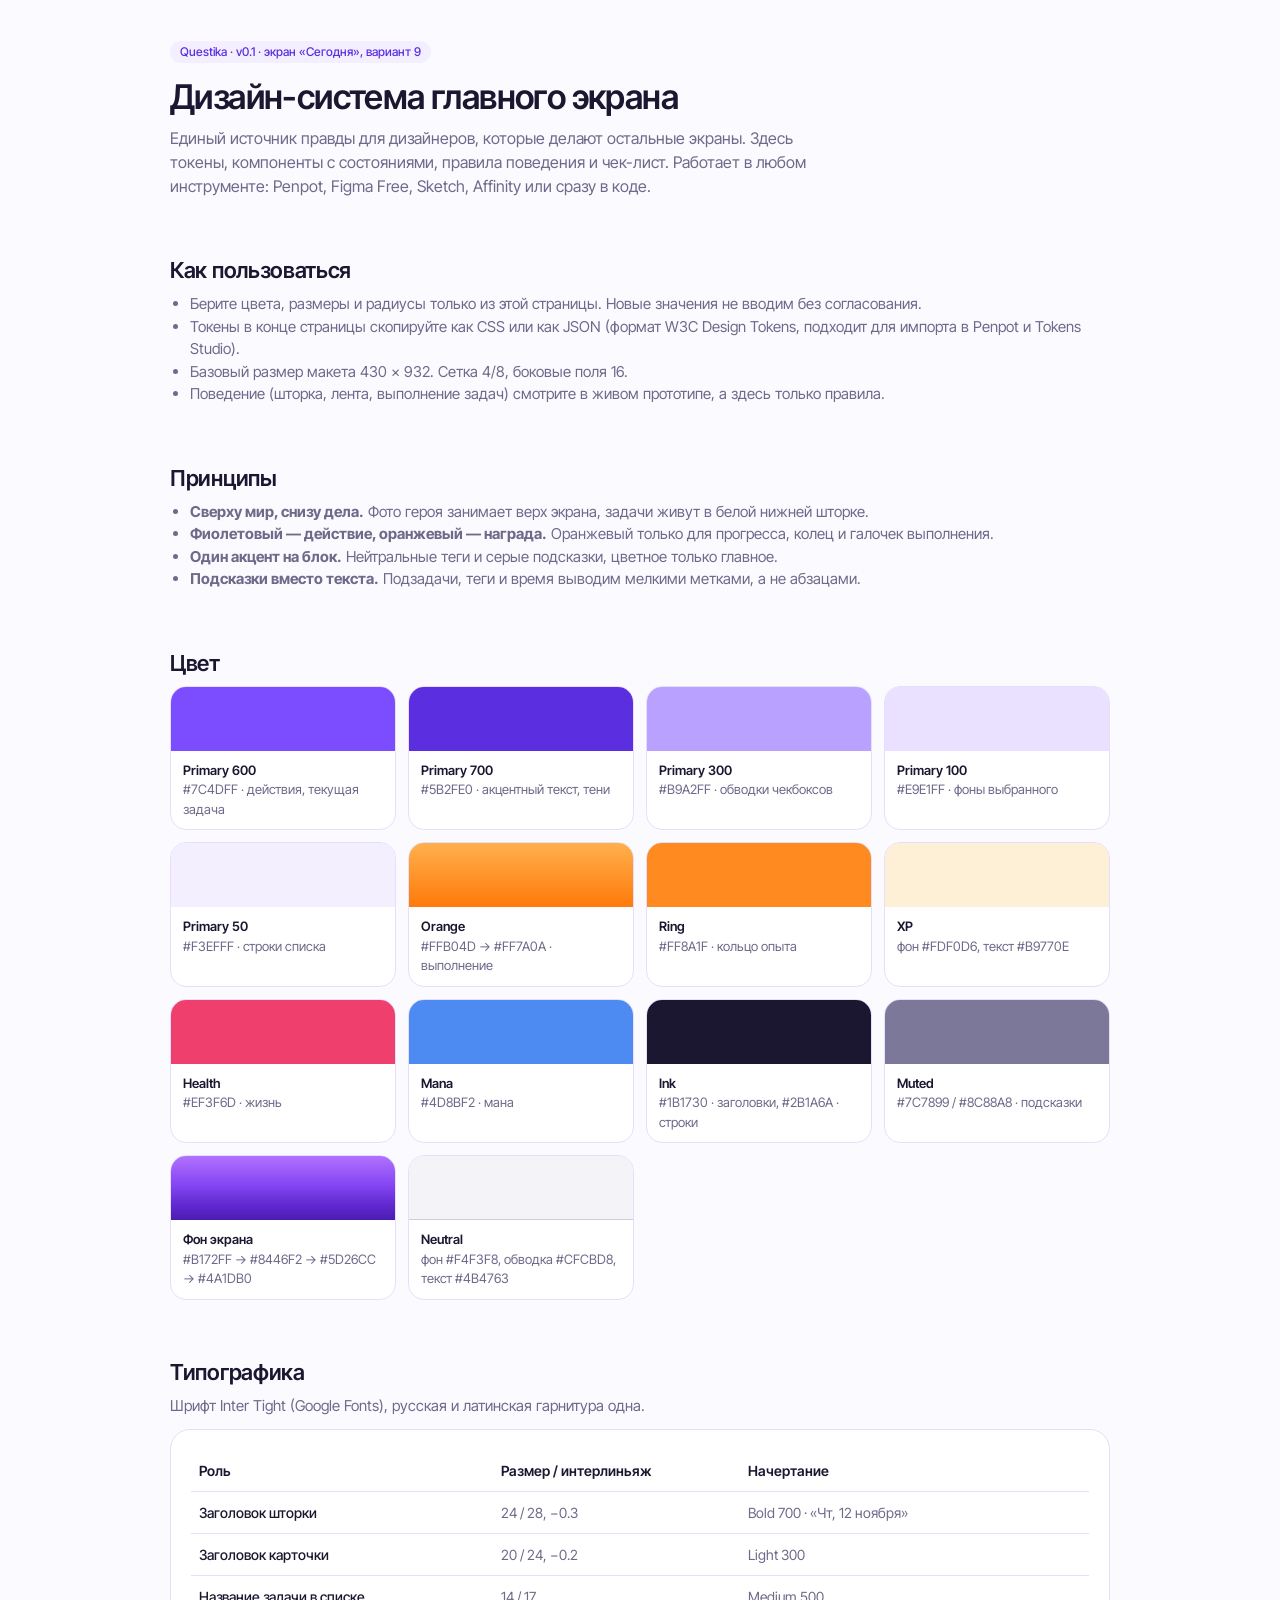
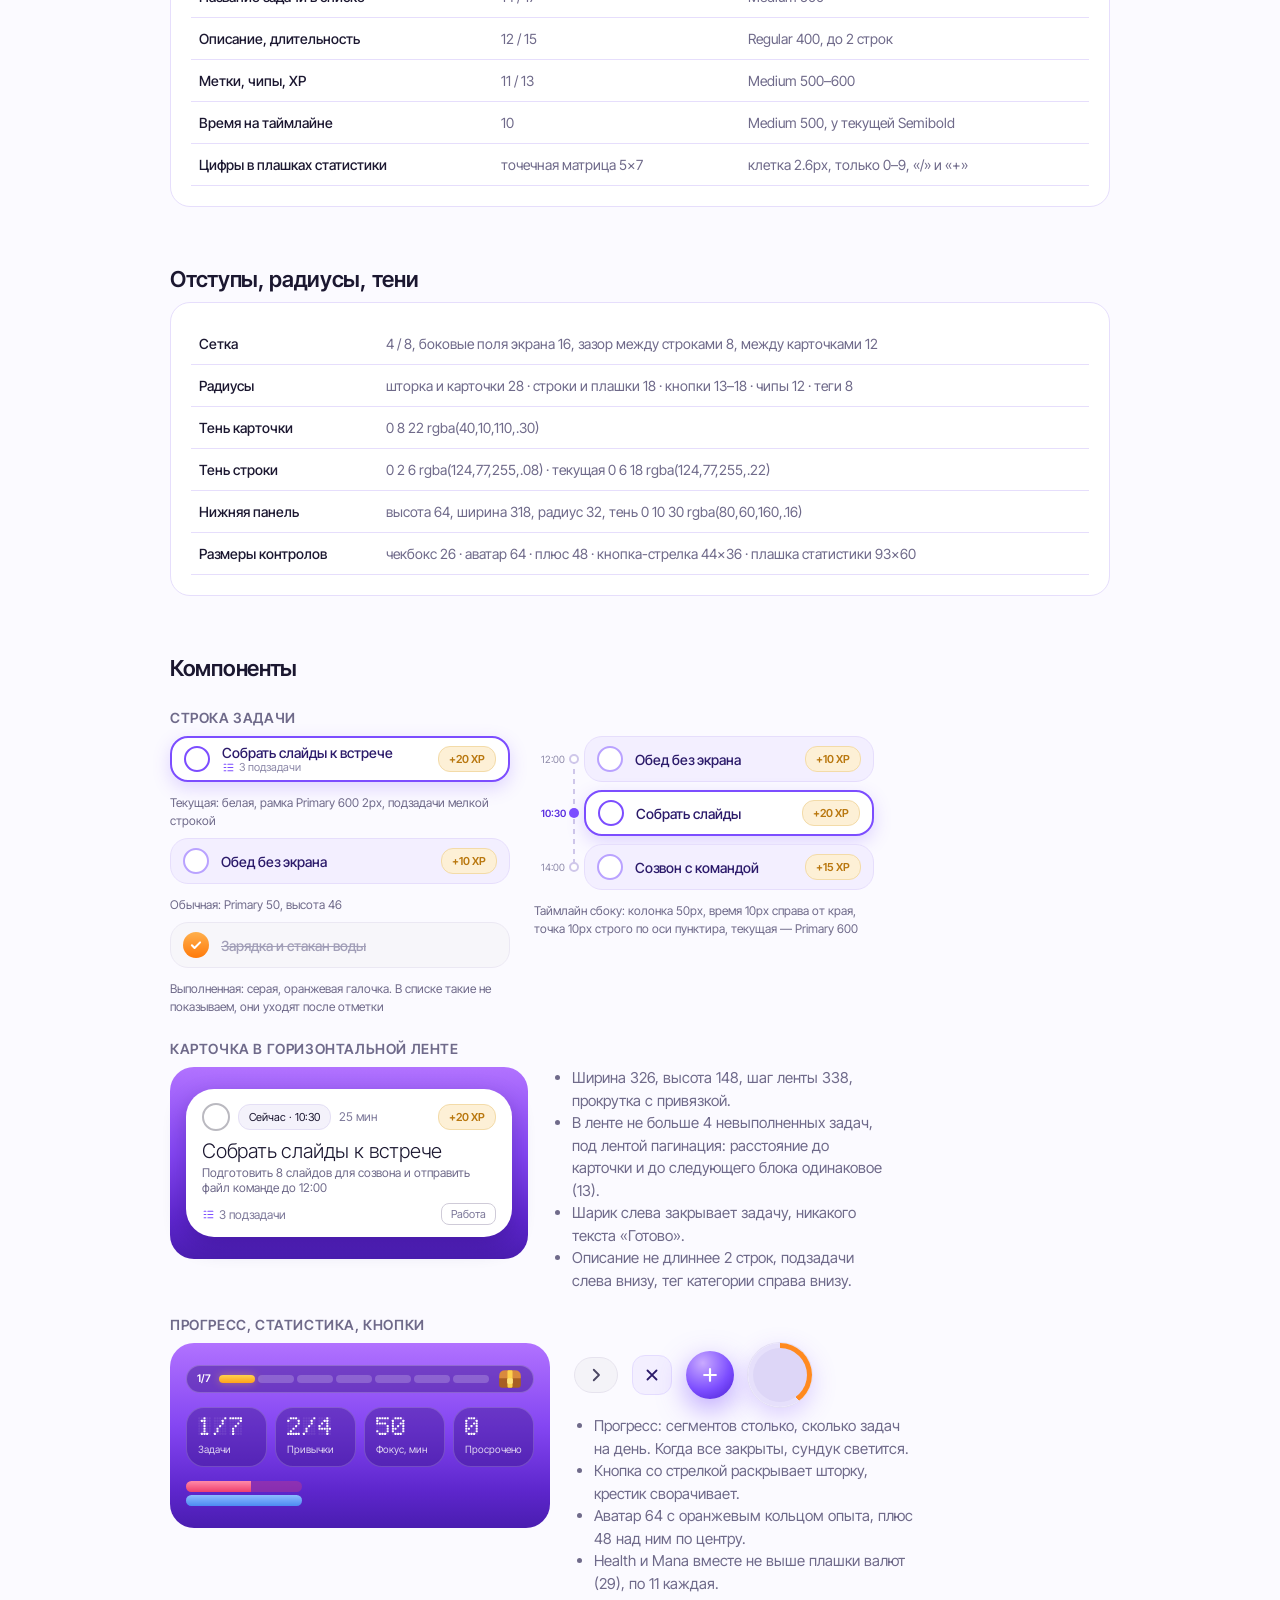
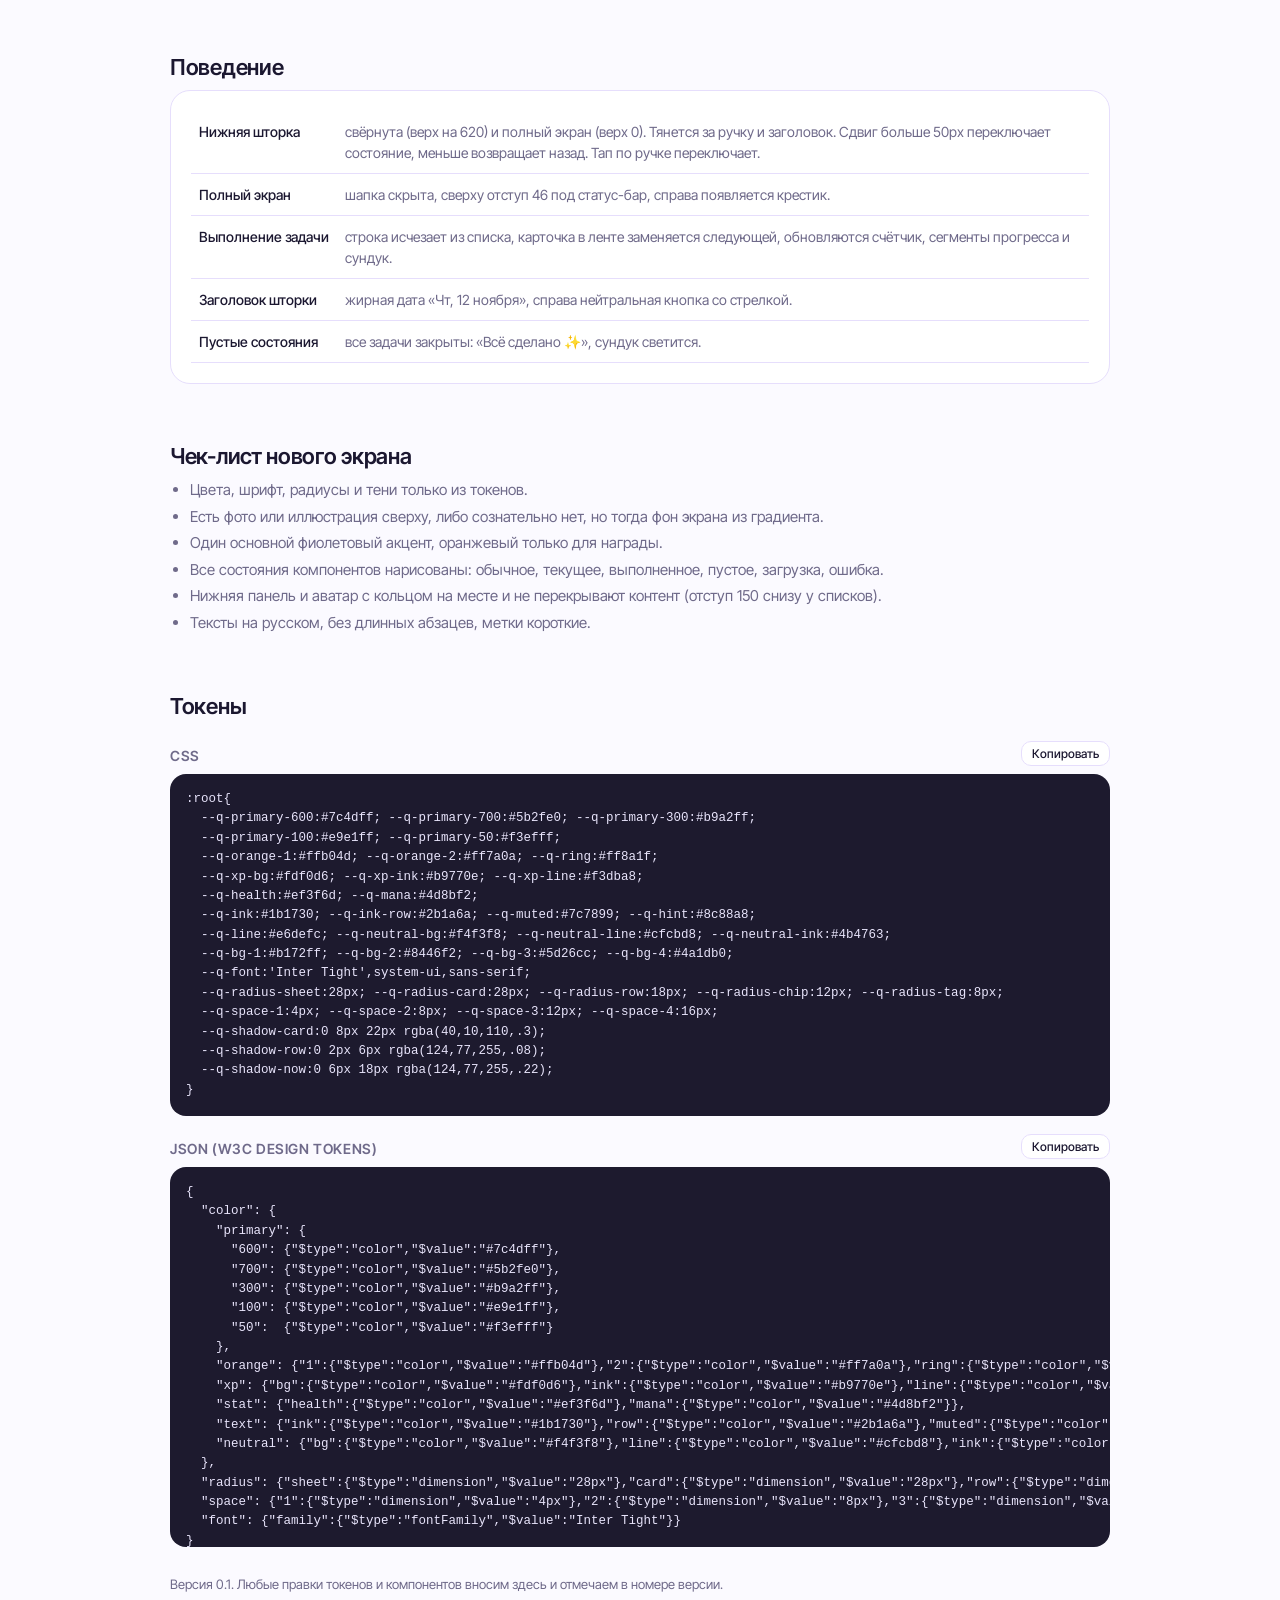
<file: Design system/index.html>
<!DOCTYPE html>
<html lang="ru">
<head>
<meta charset="utf-8">
<meta name="viewport" content="width=device-width, initial-scale=1, viewport-fit=cover">
<title>Questika · Design System v0.1</title>
<link href="https://fonts.googleapis.com/css2?family=Inter+Tight:wght@300;400;500;600;700&display=swap" rel="stylesheet">
<style>
:root{--p600:#7c4dff;--p700:#5b2fe0;--p300:#b9a2ff;--p100:#e9e1ff;--p50:#f3efff;--ink:#1b1730;--ink2:#2b1a6a;--mut:#7c7899;--hint:#8c88a8;--line:#e6defc;--neu-line:#cfcbd8;--neu-bg:#f4f3f8;--neu-ink:#4b4763;--or1:#ffb04d;--or2:#ff7a0a;--ring:#ff8a1f;--xpbg:#fdf0d6;--xpink:#b9770e;--xpline:#f3dba8;--hp:#ef3f6d;--mp:#4d8bf2;
--pg:#fbfaff;--pt:#1b1730;--pm:#6f6a8a;--pc:#fff;--pl:#e6defc;box-sizing:border-box;padding-top:env(safe-area-inset-top,0px);padding-bottom:env(safe-area-inset-bottom,0px)}
@media (prefers-color-scheme:dark){:root:not([data-theme="light"]){--pg:#14121f;--pt:#eeebfa;--pm:#a7a2c2;--pc:#1d1a2e;--pl:#34304d}}
:root[data-theme="dark"]{--pg:#14121f;--pt:#eeebfa;--pm:#a7a2c2;--pc:#1d1a2e;--pl:#34304d}
*{box-sizing:border-box;margin:0}
html{scroll-padding-top:env(safe-area-inset-top,0px)}
body{background:var(--pg);color:var(--pt);font-family:'Inter Tight',system-ui,-apple-system,'Segoe UI',sans-serif;line-height:1.5;font-size:15px}
.w{max-width:980px;margin:0 auto;padding:40px 20px 80px}
h1{font-size:34px;font-weight:600;letter-spacing:-.6px;line-height:1.15}
h2{font-size:22px;font-weight:600;letter-spacing:-.3px;margin:56px 0 6px}
h3{font-size:14px;font-weight:600;margin:22px 0 8px;color:var(--pm);text-transform:uppercase;letter-spacing:.6px}
p,li{color:var(--pm)}p.lead{font-size:16px;margin-top:10px;max-width:680px}
ul{padding-left:20px}
.tag{display:inline-block;font-size:12px;font-weight:500;padding:2px 10px;border-radius:12px;background:var(--p50);color:var(--p700);margin-bottom:14px}
.grid{display:grid;gap:12px;grid-template-columns:repeat(auto-fill,minmax(210px,1fr))}
.sw{background:var(--pc);border:1px solid var(--pl);border-radius:16px;overflow:hidden}
.sw i{display:block;height:64px}.sw div{padding:10px 12px;font-size:13px}.sw b{display:block;font-weight:600;color:var(--pt)}.sw span{color:var(--pm)}
.box{background:var(--pc);border:1px solid var(--pl);border-radius:20px;padding:20px}
table{width:100%;border-collapse:collapse;font-size:14px}td,th{text-align:left;padding:10px 8px;border-bottom:1px solid var(--pl);vertical-align:top;color:var(--pm)}th{color:var(--pt);font-weight:600}
td:first-child{color:var(--pt);font-weight:500;white-space:nowrap}
.demo{display:flex;flex-wrap:wrap;gap:24px;align-items:flex-start}
.col{display:flex;flex-direction:column;gap:8px;width:340px;max-width:100%}
.cap{font-size:12px;color:var(--pm);margin-top:4px}
/* components */
.row{display:flex;align-items:center;gap:12px;height:46px;padding:0 12px;border-radius:18px;background:var(--p50);border:1px solid var(--line);color:var(--ink2)}
.row.h{height:54px}
.row.now{background:#fff;border:2px solid var(--p600);box-shadow:0 6px 18px rgba(124,77,255,.22)}
.row.done{background:#f7f6fa;border-color:#ebe8f3;color:#a29fb8}.row.done .t{text-decoration:line-through}
.ck{flex:none;width:26px;height:26px;border-radius:50%;border:2.5px solid var(--p300);background:#fff}
.row.now .ck{border-color:var(--p600)}.row.done .ck{border:0;background:linear-gradient(var(--or1),var(--or2));display:flex;align-items:center;justify-content:center}
.b{flex:1;min-width:0}.t{font-size:14px;font-weight:500;line-height:17px;color:inherit;white-space:nowrap;overflow:hidden;text-overflow:ellipsis}
.sub{display:flex;align-items:center;gap:4px;font-size:11px;line-height:13px;color:var(--hint)}.sub svg{color:var(--p600)}
.xp{font-size:11px;font-weight:600;padding:4px 10px;border-radius:12px;background:var(--xpbg);color:var(--xpink);border:1px solid var(--xpline);white-space:nowrap}
.tg{display:inline-block;height:22px;line-height:20px;padding:0 9px;border:1px solid var(--neu-line);border-radius:8px;font-size:11px;color:var(--mut);background:#fff}
.tl{position:relative;padding-left:50px;display:flex;flex-direction:column;gap:8px}
.tl:before{content:"";position:absolute;left:39px;top:23px;bottom:23px;width:2px;background:repeating-linear-gradient(#cfc7ea 0 5px,transparent 5px 10px)}
.tl .row{position:relative}.tl .tm{position:absolute;left:-50px;width:30px;text-align:right;font-size:10px;color:var(--hint)}
.tl .d{position:absolute;left:-16px;width:10px;height:10px;border-radius:50%;border:2px solid #cfc7ea;background:#fff}
.tl .now .d{background:var(--p600);border:0;left:-17px}.tl .now .tm{color:var(--p700);font-weight:600}
.bgp{background:linear-gradient(180deg,#b172ff,#8446f2 45%,#5d26cc 80%,#4a1db0);border-radius:24px;padding:22px 16px}
.card{position:relative;width:326px;max-width:100%;height:148px;background:#fff;border-radius:28px;padding:14px 16px;color:var(--ink);box-shadow:0 8px 22px rgba(40,10,110,.3)}
.card .top{display:flex;align-items:center;gap:8px}
.ball{width:28px;height:28px;border-radius:50%;border:2.5px solid rgba(27,23,48,.3);flex:none}
.chip{font-size:11px;padding:4px 10px;border-radius:12px;background:#f4f2fb;border:1px solid #e4dff5;white-space:nowrap}
.dur{font-size:12px;color:var(--mut)}.card .xp{margin-left:auto}
.card h4{font-size:20px;font-weight:300;line-height:24px;margin-top:8px;letter-spacing:-.2px}
.card p{font-size:12px;line-height:15px;margin-top:2px;display:-webkit-box;-webkit-line-clamp:2;-webkit-box-orient:vertical;overflow:hidden}
.card .sub{position:absolute;left:16px;bottom:12px;height:22px;font-size:12px;color:var(--mut)}.card .tg{position:absolute;right:16px;bottom:12px}
.seg{display:flex;align-items:center;gap:8px;height:28px;padding:0 10px;border-radius:14px;background:rgba(48,14,125,.42);border:1px solid rgba(255,255,255,.22);color:#fff;font-size:10.5px;font-weight:600;width:100%}
.seg div{flex:1;display:flex;gap:3px}.seg i{flex:1;height:8px;border-radius:4px;background:rgba(255,255,255,.2)}.seg i.on{background:linear-gradient(#ffd34d,#ffa21a);box-shadow:0 0 8px rgba(255,190,60,.45)}
.tile{height:60px;width:93px;border-radius:18px;background:rgba(48,14,125,.38);border:1px solid rgba(255,255,255,.18);padding:9px 11px;color:#fff;display:flex;flex-direction:column;justify-content:space-between}.tile em{font-style:normal;font-size:10px;color:rgba(255,255,255,.8)}
.btn{display:inline-flex;align-items:center;justify-content:center;height:36px;width:44px;border-radius:18px;border:1px solid #e6e3ee;background:var(--neu-bg);color:var(--neu-ink)}
.btn.sq{height:40px;width:40px;border-radius:13px;background:var(--p50);border-color:#e4dcff}
.fab{width:48px;height:48px;border-radius:50%;background:radial-gradient(circle at 35% 25%,#c9aaff,var(--p600) 58%,#4a1fd0);box-shadow:0 10px 28px rgba(124,77,255,.5);display:flex;align-items:center;justify-content:center}
.ava{width:64px;height:64px;border-radius:50%;background:#fff;box-shadow:0 0 0 1px #e4dff5,0 8px 24px rgba(124,77,255,.25);position:relative;display:flex;align-items:center;justify-content:center}
.ava:before{content:"";position:absolute;inset:0;border-radius:50%;background:conic-gradient(var(--ring) 0 40%,#e6e0fb 0)}.ava:after{content:"";position:absolute;inset:5px;border-radius:50%;background:#ddd6f7}
.hb{position:relative;height:11px;width:116px;border-radius:6px;overflow:hidden;background:rgba(239,63,109,.3)}.hb i{position:absolute;inset:0 44% 0 0;background:linear-gradient(#ff8aa8,var(--hp))}.hb.m{background:rgba(77,139,242,.3);margin-top:3px}.hb.m i{inset:0;background:linear-gradient(#8dbcff,var(--mp))}
pre{background:#1d1a2e;color:#e8e4fb;border-radius:16px;padding:16px;font-size:12.5px;line-height:1.55;overflow:auto;max-height:380px;font-family:ui-monospace,Menlo,Consolas,monospace}
.cp{float:right;margin:-4px 0 0 8px;font:500 12px 'Inter Tight',system-ui;border:1px solid var(--pl);background:var(--pc);color:var(--pt);border-radius:10px;padding:4px 10px;cursor:pointer}
.chk li{margin:4px 0}
@media(max-width:560px){h1{font-size:28px}.w{padding:28px 16px 60px}}
</style>
</head>
<body>
<div class="w">
<span class="tag">Questika · v0.1 · экран «Сегодня», вариант 9</span>
<h1>Дизайн-система главного экрана</h1>
<p class="lead">Единый источник правды для дизайнеров, которые делают остальные экраны. Здесь токены, компоненты с состояниями, правила поведения и чек-лист. Работает в любом инструменте: Penpot, Figma Free, Sketch, Affinity или сразу в коде.</p>

<h2>Как пользоваться</h2>
<ul><li>Берите цвета, размеры и радиусы только из этой страницы. Новые значения не вводим без согласования.</li><li>Токены в конце страницы скопируйте как CSS или как JSON (формат W3C Design Tokens, подходит для импорта в Penpot и Tokens Studio).</li><li>Базовый размер макета 430 × 932. Сетка 4/8, боковые поля 16.</li><li>Поведение (шторка, лента, выполнение задач) смотрите в живом прототипе, а здесь только правила.</li></ul>

<h2>Принципы</h2>
<ul><li><b>Сверху мир, снизу дела.</b> Фото героя занимает верх экрана, задачи живут в белой нижней шторке.</li><li><b>Фиолетовый — действие, оранжевый — награда.</b> Оранжевый только для прогресса, колец и галочек выполнения.</li><li><b>Один акцент на блок.</b> Нейтральные теги и серые подсказки, цветное только главное.</li><li><b>Подсказки вместо текста.</b> Подзадачи, теги и время выводим мелкими метками, а не абзацами.</li></ul>

<h2>Цвет</h2>
<div class="grid">
<div class="sw"><i style="background:#7c4dff"></i><div><b>Primary 600</b><span>#7C4DFF · действия, текущая задача</span></div></div>
<div class="sw"><i style="background:#5b2fe0"></i><div><b>Primary 700</b><span>#5B2FE0 · акцентный текст, тени</span></div></div>
<div class="sw"><i style="background:#b9a2ff"></i><div><b>Primary 300</b><span>#B9A2FF · обводки чекбоксов</span></div></div>
<div class="sw"><i style="background:#e9e1ff"></i><div><b>Primary 100</b><span>#E9E1FF · фоны выбранного</span></div></div>
<div class="sw"><i style="background:#f3efff"></i><div><b>Primary 50</b><span>#F3EFFF · строки списка</span></div></div>
<div class="sw"><i style="background:linear-gradient(#ffb04d,#ff7a0a)"></i><div><b>Orange</b><span>#FFB04D → #FF7A0A · выполнение</span></div></div>
<div class="sw"><i style="background:#ff8a1f"></i><div><b>Ring</b><span>#FF8A1F · кольцо опыта</span></div></div>
<div class="sw"><i style="background:#fdf0d6"></i><div><b>XP</b><span>фон #FDF0D6, текст #B9770E</span></div></div>
<div class="sw"><i style="background:#ef3f6d"></i><div><b>Health</b><span>#EF3F6D · жизнь</span></div></div>
<div class="sw"><i style="background:#4d8bf2"></i><div><b>Mana</b><span>#4D8BF2 · мана</span></div></div>
<div class="sw"><i style="background:#1b1730"></i><div><b>Ink</b><span>#1B1730 · заголовки, #2B1A6A · строки</span></div></div>
<div class="sw"><i style="background:#7c7899"></i><div><b>Muted</b><span>#7C7899 / #8C88A8 · подсказки</span></div></div>
<div class="sw"><i style="background:linear-gradient(180deg,#b172ff,#8446f2 45%,#5d26cc 80%,#4a1db0)"></i><div><b>Фон экрана</b><span>#B172FF → #8446F2 → #5D26CC → #4A1DB0</span></div></div>
<div class="sw"><i style="background:#f4f3f8;border-bottom:1px solid #cfcbd8"></i><div><b>Neutral</b><span>фон #F4F3F8, обводка #CFCBD8, текст #4B4763</span></div></div>
</div>

<h2>Типографика</h2>
<p>Шрифт Inter Tight (Google Fonts), русская и латинская гарнитура одна.</p>
<div class="box" style="margin-top:12px"><table>
<tr><th>Роль</th><th>Размер / интерлиньяж</th><th>Начертание</th></tr>
<tr><td>Заголовок шторки</td><td>24 / 28, −0.3</td><td>Bold 700 · «Чт, 12 ноября»</td></tr>
<tr><td>Заголовок карточки</td><td>20 / 24, −0.2</td><td>Light 300</td></tr>
<tr><td>Название задачи в списке</td><td>14 / 17</td><td>Medium 500</td></tr>
<tr><td>Описание, длительность</td><td>12 / 15</td><td>Regular 400, до 2 строк</td></tr>
<tr><td>Метки, чипы, XP</td><td>11 / 13</td><td>Medium 500–600</td></tr>
<tr><td>Время на таймлайне</td><td>10</td><td>Medium 500, у текущей Semibold</td></tr>
<tr><td>Цифры в плашках статистики</td><td>точечная матрица 5×7</td><td>клетка 2.6px, только 0–9, «/» и «+»</td></tr>
</table></div>

<h2>Отступы, радиусы, тени</h2>
<div class="box"><table>
<tr><td>Сетка</td><td>4 / 8, боковые поля экрана 16, зазор между строками 8, между карточками 12</td></tr>
<tr><td>Радиусы</td><td>шторка и карточки 28 · строки и плашки 18 · кнопки 13–18 · чипы 12 · теги 8</td></tr>
<tr><td>Тень карточки</td><td>0 8 22 rgba(40,10,110,.30)</td></tr>
<tr><td>Тень строки</td><td>0 2 6 rgba(124,77,255,.08) · текущая 0 6 18 rgba(124,77,255,.22)</td></tr>
<tr><td>Нижняя панель</td><td>высота 64, ширина 318, радиус 32, тень 0 10 30 rgba(80,60,160,.16)</td></tr>
<tr><td>Размеры контролов</td><td>чекбокс 26 · аватар 64 · плюс 48 · кнопка-стрелка 44×36 · плашка статистики 93×60</td></tr>
</table></div>

<h2>Компоненты</h2>
<h3>Строка задачи</h3>
<div class="demo"><div class="col">
<div class="row now"><span class="ck"></span><div class="b"><div class="t">Собрать слайды к встрече</div><div class="sub"><svg viewBox="0 0 24 24" width="13" height="13" fill="none" stroke="currentColor" stroke-width="2.2" stroke-linecap="round"><path d="M4 6h3M4 12h3M4 18h3M11 6h9M11 12h9M11 18h9"/></svg>3 подзадачи</div></div><span class="xp">+20 XP</span></div><div class="cap">Текущая: белая, рамка Primary 600 2px, подзадачи мелкой строкой</div>
<div class="row"><span class="ck"></span><div class="b"><div class="t">Обед без экрана</div></div><span class="xp">+10 XP</span></div><div class="cap">Обычная: Primary 50, высота 46</div>
<div class="row done"><span class="ck"><svg viewBox="0 0 24 24" width="14" height="14" fill="none" stroke="#fff" stroke-width="3.6" stroke-linecap="round" stroke-linejoin="round"><path d="M5 12.5l4.5 4.5L19 7.5"/></svg></span><div class="b"><div class="t">Зарядка и стакан воды</div></div></div><div class="cap">Выполненная: серая, оранжевая галочка. В списке такие не показываем, они уходят после отметки</div>
</div>
<div class="col"><div class="tl">
<div class="row"><span class="tm">12:00</span><span class="d"></span><span class="ck"></span><div class="b"><div class="t">Обед без экрана</div></div><span class="xp">+10 XP</span></div>
<div class="row now"><span class="tm">10:30</span><span class="d"></span><span class="ck"></span><div class="b"><div class="t">Собрать слайды</div></div><span class="xp">+20 XP</span></div>
<div class="row"><span class="tm">14:00</span><span class="d"></span><span class="ck"></span><div class="b"><div class="t">Созвон с командой</div></div><span class="xp">+15 XP</span></div></div>
<div class="cap">Таймлайн сбоку: колонка 50px, время 10px справа от края, точка 10px строго по оси пунктира, текущая — Primary 600</div></div></div>

<h3>Карточка в горизонтальной ленте</h3>
<div class="demo"><div class="bgp"><div class="card"><div class="top"><span class="ball"></span><span class="chip">Сейчас · 10:30</span><span class="dur">25 мин</span><span class="xp">+20 XP</span></div><h4>Собрать слайды к встрече</h4><p>Подготовить 8 слайдов для созвона и отправить файл команде до 12:00</p><div class="sub"><svg viewBox="0 0 24 24" width="13" height="13" fill="none" stroke="currentColor" stroke-width="2.2" stroke-linecap="round"><path d="M4 6h3M4 12h3M4 18h3M11 6h9M11 12h9M11 18h9"/></svg>3 подзадачи</div><span class="tg">Работа</span></div></div>
<div class="col"><ul><li>Ширина 326, высота 148, шаг ленты 338, прокрутка с привязкой.</li><li>В ленте не больше 4 невыполненных задач, под лентой пагинация: расстояние до карточки и до следующего блока одинаковое (13).</li><li>Шарик слева закрывает задачу, никакого текста «Готово».</li><li>Описание не длиннее 2 строк, подзадачи слева внизу, тег категории справа внизу.</li></ul></div></div>

<h3>Прогресс, статистика, кнопки</h3>
<div class="demo"><div class="bgp" style="width:380px;max-width:100%;display:flex;flex-direction:column;gap:14px"><div class="seg">1/7<div><i class="on"></i><i></i><i></i><i></i><i></i><i></i><i></i></div><svg viewBox="0 0 36 30" width="26" height="22"><rect x="3" y="12" width="30" height="15" rx="4" fill="#a85f22"/><path d="M3 14V11Q3 3 12 3H24Q33 3 33 11V14Z" fill="#d98a3d"/><rect x="14.5" y="3" width="7" height="24" rx="1.5" fill="#ffd34d"/><rect x="14" y="14" width="8" height="8" rx="2" fill="#ffe27a"/></svg></div>
<div style="display:flex;gap:8px"><div class="tile"><b id="n1"></b><em>Задачи</em></div><div class="tile"><b id="n2"></b><em>Привычки</em></div><div class="tile"><b id="n3"></b><em>Фокус, мин</em></div><div class="tile"><b id="n4"></b><em>Просрочено</em></div></div>
<div><div class="hb"><i></i></div><div class="hb m"><i></i></div></div></div>
<div class="col"><div style="display:flex;gap:14px;align-items:center;flex-wrap:wrap"><span class="btn"><svg viewBox="0 0 24 24" width="18" height="18" fill="none" stroke="#4b4763" stroke-width="2.4" stroke-linecap="round" stroke-linejoin="round"><path d="M9 5l7 7-7 7"/></svg></span><span class="btn sq"><svg viewBox="0 0 24 24" width="18" height="18" fill="none" stroke="#2b1a6a" stroke-width="2.4" stroke-linecap="round"><path d="M6 6l12 12M18 6L6 18"/></svg></span><span class="fab"><svg viewBox="0 0 24 24" width="20" height="20" fill="none" stroke="#fff" stroke-width="2.6" stroke-linecap="round"><path d="M12 5v14M5 12h14"/></svg></span><span class="ava"></span></div>
<ul><li>Прогресс: сегментов столько, сколько задач на день. Когда все закрыты, сундук светится.</li><li>Кнопка со стрелкой раскрывает шторку, крестик сворачивает.</li><li>Аватар 64 с оранжевым кольцом опыта, плюс 48 над ним по центру.</li><li>Health и Mana вместе не выше плашки валют (29), по 11 каждая.</li></ul></div></div>

<h2>Поведение</h2>
<div class="box"><table>
<tr><td>Нижняя шторка</td><td>свёрнута (верх на 620) и полный экран (верх 0). Тянется за ручку и заголовок. Сдвиг больше 50px переключает состояние, меньше возвращает назад. Тап по ручке переключает.</td></tr>
<tr><td>Полный экран</td><td>шапка скрыта, сверху отступ 46 под статус-бар, справа появляется крестик.</td></tr>
<tr><td>Выполнение задачи</td><td>строка исчезает из списка, карточка в ленте заменяется следующей, обновляются счётчик, сегменты прогресса и сундук.</td></tr>
<tr><td>Заголовок шторки</td><td>жирная дата «Чт, 12 ноября», справа нейтральная кнопка со стрелкой.</td></tr>
<tr><td>Пустые состояния</td><td>все задачи закрыты: «Всё сделано ✨», сундук светится.</td></tr>
</table></div>

<h2>Чек-лист нового экрана</h2>
<ul class="chk"><li>Цвета, шрифт, радиусы и тени только из токенов.</li><li>Есть фото или иллюстрация сверху, либо сознательно нет, но тогда фон экрана из градиента.</li><li>Один основной фиолетовый акцент, оранжевый только для награды.</li><li>Все состояния компонентов нарисованы: обычное, текущее, выполненное, пустое, загрузка, ошибка.</li><li>Нижняя панель и аватар с кольцом на месте и не перекрывают контент (отступ 150 снизу у списков).</li><li>Тексты на русском, без длинных абзацев, метки короткие.</li></ul>

<h2>Токены</h2>
<h3>CSS <button class="cp" data-c="css">Копировать</button></h3>
<pre id="css">:root{
  --q-primary-600:#7c4dff; --q-primary-700:#5b2fe0; --q-primary-300:#b9a2ff;
  --q-primary-100:#e9e1ff; --q-primary-50:#f3efff;
  --q-orange-1:#ffb04d; --q-orange-2:#ff7a0a; --q-ring:#ff8a1f;
  --q-xp-bg:#fdf0d6; --q-xp-ink:#b9770e; --q-xp-line:#f3dba8;
  --q-health:#ef3f6d; --q-mana:#4d8bf2;
  --q-ink:#1b1730; --q-ink-row:#2b1a6a; --q-muted:#7c7899; --q-hint:#8c88a8;
  --q-line:#e6defc; --q-neutral-bg:#f4f3f8; --q-neutral-line:#cfcbd8; --q-neutral-ink:#4b4763;
  --q-bg-1:#b172ff; --q-bg-2:#8446f2; --q-bg-3:#5d26cc; --q-bg-4:#4a1db0;
  --q-font:'Inter Tight',system-ui,sans-serif;
  --q-radius-sheet:28px; --q-radius-card:28px; --q-radius-row:18px; --q-radius-chip:12px; --q-radius-tag:8px;
  --q-space-1:4px; --q-space-2:8px; --q-space-3:12px; --q-space-4:16px;
  --q-shadow-card:0 8px 22px rgba(40,10,110,.3);
  --q-shadow-row:0 2px 6px rgba(124,77,255,.08);
  --q-shadow-now:0 6px 18px rgba(124,77,255,.22);
}</pre>
<h3>JSON (W3C Design Tokens) <button class="cp" data-c="json">Копировать</button></h3>
<pre id="json">{
  "color": {
    "primary": {
      "600": {"$type":"color","$value":"#7c4dff"},
      "700": {"$type":"color","$value":"#5b2fe0"},
      "300": {"$type":"color","$value":"#b9a2ff"},
      "100": {"$type":"color","$value":"#e9e1ff"},
      "50":  {"$type":"color","$value":"#f3efff"}
    },
    "orange": {"1":{"$type":"color","$value":"#ffb04d"},"2":{"$type":"color","$value":"#ff7a0a"},"ring":{"$type":"color","$value":"#ff8a1f"}},
    "xp": {"bg":{"$type":"color","$value":"#fdf0d6"},"ink":{"$type":"color","$value":"#b9770e"},"line":{"$type":"color","$value":"#f3dba8"}},
    "stat": {"health":{"$type":"color","$value":"#ef3f6d"},"mana":{"$type":"color","$value":"#4d8bf2"}},
    "text": {"ink":{"$type":"color","$value":"#1b1730"},"row":{"$type":"color","$value":"#2b1a6a"},"muted":{"$type":"color","$value":"#7c7899"},"hint":{"$type":"color","$value":"#8c88a8"}},
    "neutral": {"bg":{"$type":"color","$value":"#f4f3f8"},"line":{"$type":"color","$value":"#cfcbd8"},"ink":{"$type":"color","$value":"#4b4763"}}
  },
  "radius": {"sheet":{"$type":"dimension","$value":"28px"},"card":{"$type":"dimension","$value":"28px"},"row":{"$type":"dimension","$value":"18px"},"chip":{"$type":"dimension","$value":"12px"},"tag":{"$type":"dimension","$value":"8px"}},
  "space": {"1":{"$type":"dimension","$value":"4px"},"2":{"$type":"dimension","$value":"8px"},"3":{"$type":"dimension","$value":"12px"},"4":{"$type":"dimension","$value":"16px"}},
  "font": {"family":{"$type":"fontFamily","$value":"Inter Tight"}}
}</pre>
<p style="margin-top:28px;font-size:13px">Версия 0.1. Любые правки токенов и компонентов вносим здесь и отмечаем в номере версии.</p>
</div>
<script>
(function(){
var G={'0':['01110','10001','10011','10101','11001','10001','01110'],'1':['00100','01100','00100','00100','00100','00100','01110'],'2':['01110','10001','00001','00010','00100','01000','11111'],'4':['00010','00110','01010','10010','11111','00010','00010'],'5':['11111','10000','11110','00001','00001','10001','01110'],'7':['11111','00001','00010','00100','01000','01000','01000'],'/':['00001','00010','00010','00100','01000','01000','10000']};
function dm(t,c){var x=0,o='';for(var i=0;i<t.length;i++){var g=G[t[i]];if(!g)continue;for(var r=0;r<7;r++)for(var q=0;q<5;q++){var on=g[r][q]==='1';o+='<rect x="'+((x+q)*c+c*.1)+'" y="'+(r*c+c*.1)+'" width="'+c*.8+'" height="'+c*.8+'" rx="'+c*.16+'" fill="'+(on?'#fff':'rgba(255,255,255,.08)')+'"/>'}x+=6}
return '<svg width="'+((x-1)*c)+'" height="'+(7*c)+'">'+o+'</svg>'}
[['n1','1/7'],['n2','2/4'],['n3','50'],['n4','0']].forEach(function(a){var e=document.getElementById(a[0]);if(e)e.innerHTML=dm(a[1],2.6)});
document.querySelectorAll('.cp').forEach(function(b){b.addEventListener('click',function(){var t=document.getElementById(b.getAttribute('data-c')).textContent;try{navigator.clipboard.writeText(t).then(function(){b.textContent='Скопировано'})}catch(e){}setTimeout(function(){b.textContent='Копировать'},1500)})});
})();
</script>
</body>
</html>
</file>
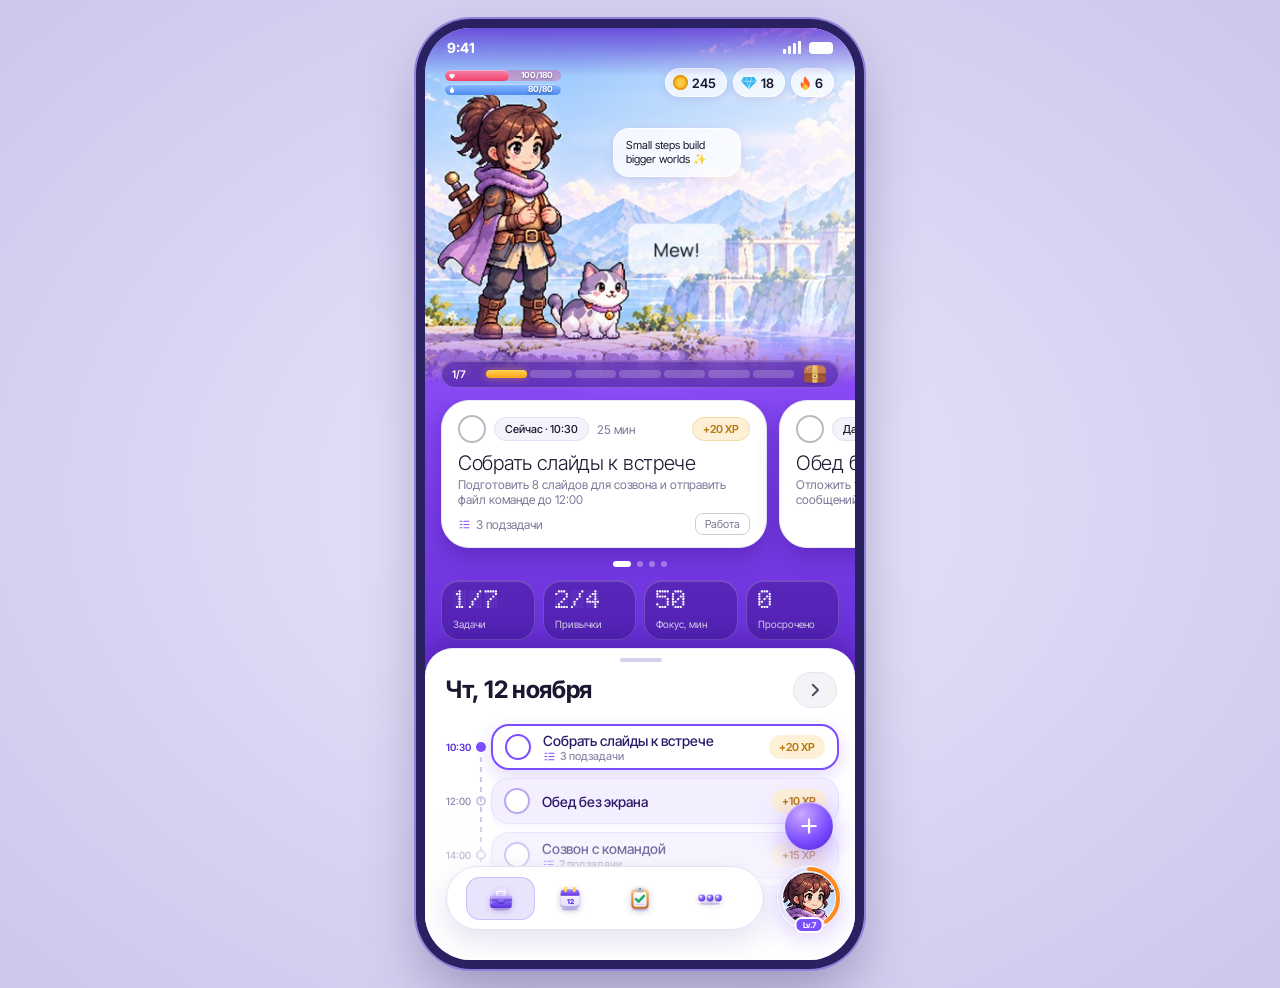
<file: Screens/Main.html>
<!DOCTYPE html>
<html lang="ru">
<head>
<meta charset="utf-8">
<meta name="viewport" content="width=device-width, initial-scale=1, viewport-fit=cover">
<title>Planning</title>
<link href="https://fonts.googleapis.com/css2?family=Roboto:wght@400;500;700&family=Newsreader:wght@500&family=Nunito:wght@600;700;800;900&family=Inter+Tight:wght@300;400;500;600&display=swap" rel="stylesheet">
<style>
:root{--ink:#2b2257;--sub:#8c88a8;--pri:#7c4dff;--pri2:#5b2fe0;--card:#f6f4fd;--chip:#ece8fb;--xp:#ede6fb;--bg:#eceafa;box-sizing:border-box}
:root[data-theme="dark"],:root:not([data-theme="light"]){color-scheme:light}
*{box-sizing:border-box;margin:0;padding:0}
html,body{height:100%}
body{background:#d9d6ef;font-family:'Roboto',system-ui,-apple-system,'Segoe UI',sans-serif;color:var(--ink);display:flex;justify-content:center;padding-top:env(safe-area-inset-top,0px);padding-bottom:env(safe-area-inset-bottom,0px)}
.phone{position:relative;width:430px;flex:none;min-height:100vh;background:linear-gradient(#cfdcf7,#e3e6fa 300px,#efedfb);overflow:hidden}
.hero{position:absolute;inset:0 0 auto 0;height:320px;background:linear-gradient(#bcd0f5 0%,#d6e1f8 45%,#e8e8fa 100%)}
.hero svg{position:absolute;inset:0;width:100%;height:100%}
.status{position:absolute;top:14px;left:22px;right:22px;display:flex;justify-content:space-between;font-weight:800;font-size:18px;z-index:3}
.status i{display:inline-block;width:24px;height:12px;border-radius:4px;background:#111;margin-left:6px;vertical-align:-1px}
.hud{position:absolute;top:36px;left:20px;right:12px;z-index:3;height:60px}
.avatar{position:absolute;left:0;top:3px;width:48px;height:48px;border-radius:50%;border:2px solid #a58df0;background:#f3e9ff;overflow:hidden;box-shadow:0 0 0 2px #fff6}
.avatar svg{width:100%;height:100%}
.lv{position:absolute;left:50%;bottom:-1px;transform:translateX(-50%);background:#7c4dff;color:#fff;font-size:9px;font-weight:800;padding:1px 6px;border-radius:8px}
.name{position:absolute;left:63px;top:0;font-weight:800;font-size:16px}
.bar{position:absolute;left:63px;font-size:11px;font-weight:600;display:flex;align-items:center;gap:3px;width:150px}
.bar .t{position:absolute;left:19px;top:0}
.bar .tr{position:absolute;left:18px;right:0;bottom:-6px;height:4px;border-radius:3px}
.hp{top:26px}.hp .tr{background:#f7b9c6}.hp .tr b{display:block;height:100%;width:55%;background:#ef3f6d;border-radius:3px}
.en{top:48px}.en .tr{background:#bcd0f8}.en .tr b{display:block;height:100%;width:100%;background:#4d8bf2;border-radius:3px}
.pills{position:absolute;right:0;top:2px;display:flex;gap:6px}
.pill{display:flex;align-items:center;gap:5px;background:#ffffffb8;backdrop-filter:blur(6px);border-radius:20px;padding:0 12px 0 8px;height:30px;font-weight:800;font-size:13px;box-shadow:0 2px 8px #7c4dff14}
.pill i{width:16px;height:16px;border-radius:50%;display:block}
.bubble{position:absolute;left:184px;top:89px;width:122px;background:#ffffffc9;border-radius:22px;padding:11px 16px;font-size:13px;font-weight:600;line-height:1.3;z-index:3}
.bubble:after{content:"";position:absolute;left:22px;bottom:-14px;border:10px solid transparent;border-top:16px solid #ffffffc9;border-bottom:0;border-right:0}
.sheet{position:absolute;left:0;right:0;top:280px;bottom:0;background:linear-gradient(#f6f4fe,#f0eefb);border-radius:42px 42px 0 0;box-shadow:0 -4px 24px #7c4dff14;padding:26px 14px 0;z-index:4}
.head{display:flex;justify-content:space-between;align-items:center;margin:0 0 14px 14px}
.head h1{font-size:25px;font-weight:800}
.date{display:flex;align-items:center;gap:8px;background:#fff;border-radius:18px;height:44px;padding:0 14px 0 10px;font-weight:700;font-size:16px;box-shadow:0 3px 12px #7c4dff14;margin-right:0}
.day{font-weight:800;font-size:15px;color:#9b86d8;margin:14px 0 8px 2px}
.task{background:#fbfaff;border-radius:20px;padding:14px 14px 12px;margin-bottom:8px;box-shadow:0 3px 14px #7c4dff0f;position:relative;display:grid;grid-template-columns:30px 1fr auto;column-gap:12px}
.chk{width:28px;height:28px;border-radius:50%;border:2.5px solid #a99de0;margin-top:2px}
.ttl{font-weight:800;font-size:18px;line-height:1.2}
.ttl.s{font-size:16px}
.sb{font-size:14px;color:#8e8aa9;font-weight:600;margin-top:3px}
.right{display:flex;align-items:center;gap:8px}
.xp{display:flex;align-items:center;gap:5px;background:var(--xp);color:#4a2fb5;border-radius:16px;height:34px;padding:0 13px 0 9px;font-weight:800;font-size:15px}
.dots{width:4px;display:flex;flex-direction:column;gap:3px;padding:0 6px}
.dots i{width:4px;height:4px;border-radius:50%;background:#7a6fb3;display:block}
.meta{grid-column:2/4;display:flex;align-items:center;justify-content:space-between;margin-top:8px;color:#7e75b3;font-size:14px;font-weight:700}
.meta .l{display:flex;gap:14px;align-items:center}
.meta span{display:flex;align-items:center;gap:5px}
.folder{background:var(--chip);color:#7a72a6;border-radius:12px;height:30px;padding:0 12px 0 8px;display:flex;align-items:center;gap:6px;font-weight:700;font-size:14px}
.fab{position:absolute;right:16px;bottom:128px;width:48px;height:48px;border-radius:50%;background:linear-gradient(145deg,#8f63ff,#5b2fe0);box-shadow:0 8px 20px #6a3df066;display:flex;align-items:center;justify-content:center;z-index:6}
.nav{position:absolute;left:18px;bottom:30px;width:300px;height:56px;background:#fffffff0;border-radius:30px;box-shadow:0 6px 20px #7c4dff1a;display:flex;align-items:center;padding:0 16px 0 16px;gap:0;z-index:6;justify-content:space-between}
.nav div{width:68px;height:40px;border-radius:20px;display:flex;align-items:center;justify-content:center}
.nav .on{background:#e9e3fb;width:70px;margin-left:-0px}
.me{position:absolute;right:16px;bottom:28px;width:72px;height:72px;border-radius:50%;background:#fff;border:4px solid #fff;box-shadow:0 6px 18px #7c4dff26;z-index:6;overflow:visible}
.me .avatar{position:absolute;inset:0;width:100%;height:100%;border:2px solid #b7a3f5}
.me .lv{font-size:11px;padding:1px 8px;bottom:0}
svg.ic{width:22px;height:22px;stroke:#7a5fe0;fill:none;stroke-width:2;stroke-linecap:round;stroke-linejoin:round}
.phone{height:932px;min-height:0}
.status{top:11px;font-size:14px;font-weight:700}
.hud{top:39px;right:21px;height:50px}
.avatar{width:49px;height:49px;top:0;box-shadow:0 2px 8px rgba(124,77,255,.18)}
.lv{font-size:7.5px;padding:1px 5px;border-radius:7px;font-weight:700}
.name{top:0;font-size:13px;font-weight:500;line-height:16px}
.bar{height:14px;line-height:14px;width:90px;font-size:9px;font-weight:400}
.bar svg{width:12px;height:12px}
.bar .t{left:15px;top:0}
.bar .tr{left:15px;height:3px;bottom:-4px}
.hp{top:18px}.en{top:36px}
.pills{right:0;top:1px;gap:6px}
.pill{height:29px;padding:0 10px 0 7px;font-size:13px;font-weight:700;gap:4px;background:rgba(255,255,255,.72);box-shadow:0 1px 6px rgba(124,77,255,.10)}
.pill i{width:15px;height:15px}.pill svg{height:14px;width:auto}
.bubble{left:186px;top:90px;width:123px;height:46px;padding:0 0 0 14px;display:flex;align-items:center;font-size:10.5px;font-weight:500;line-height:1.3;border-radius:16px;background:rgba(255,255,255,.78)}
.bubble:after{left:19px;bottom:-12px;border-width:8px;border-top-width:13px;border-top-color:rgba(255,255,255,.78)}
.sheet{top:283px;border-radius:30px 30px 0 0;padding:19px 14px 0;background:linear-gradient(#f6f4fd,#f1effb);box-shadow:0 -3px 18px rgba(124,77,255,.08)}
.head{margin:0 3px 0 14px;height:30px}
.head h1{font-size:20px;font-weight:700}
.date{width:130px;height:30px;border-radius:12px;padding:0 10px 0 8px;font-size:11px;font-weight:500;gap:6px;box-shadow:0 2px 8px rgba(124,77,255,.08)}
.date .ic{width:14px;height:14px}.date svg:last-child{margin-left:auto;width:6px;height:8px}
.day{font-size:12.5px;font-weight:500;line-height:14px;color:#a99bd8;margin:19px 0 11px 6px}
.task{grid-template-columns:20px 1fr auto;column-gap:14px;padding:12px 14px 10px 10px;border-radius:20px;margin-bottom:2.5px;background:#f9f8fe;box-shadow:0 2px 10px rgba(124,77,255,.07)}
.task:last-child{padding-bottom:6px}.task:last-child .meta{margin-top:15px}
.chk{width:20px;height:20px;border-width:1.5px;margin-top:-1px;border-color:#aca0e2}
.ttl{font-size:13.5px;font-weight:500;line-height:18px}.ttl.s{font-size:12px;white-space:nowrap}
.sb{font-size:10.5px;line-height:14px;margin-top:1px;font-weight:400;color:#9a97b5}
.right{margin-top:-1px;gap:14px;align-self:start}
.xp{height:24px;border-radius:12px;padding:0 10px 0 7px;font-size:10.5px;font-weight:700;gap:4px}.xp svg{width:13px;height:13px}
.dots{width:3px;padding:0;gap:3px}.dots i{width:3px;height:3px}
.meta{font-size:10.5px;font-weight:500;color:#8b83b8;margin-top:5px}
.meta span{gap:3px}.meta .l{gap:9px}
.meta .ic{width:12px!important;height:12px!important;stroke-width:1.8}
.folder{height:19px;border-radius:8px;padding:0 8px 0 5px;font-size:10px;font-weight:500;gap:4px;margin-right:3px;background:#ebe7f9;color:#8a84ad}
.fab{right:17px;bottom:122px;box-shadow:0 6px 16px rgba(110,60,240,.35)}.fab svg{width:18px;height:18px}
.nav{left:18px;bottom:42px;width:302px;height:54px;border-radius:27px;padding:0 0 0 16px;justify-content:flex-start;background:rgba(255,255,255,.78);box-shadow:0 4px 16px rgba(124,77,255,.10)}
.nav div{width:68px;height:34px;border-radius:17px}.nav .on{width:69px}
.nav .ic{width:25px!important;height:25px!important}
.me{right:21px;bottom:35px;width:72px;height:72px;border-width:3px;box-shadow:0 4px 16px rgba(124,77,255,.18)}
.me .lv{font-size:8px}
:root{--img:url([data-uri])}
.hero{height:283px;background:var(--img) 0 52px/446px auto no-repeat,#aed3fd}
.hero:after{content:"";position:absolute;left:0;right:0;top:46px;height:46px;background:linear-gradient(#aed3fd,rgba(174,211,253,0))}
.avatar{background-image:var(--img);background-repeat:no-repeat;--w:49px;background-size:calc(var(--w)*7.18) auto;background-position:calc(var(--w)*-1.8) calc(var(--w)*-.8)}
.me .avatar{--w:66px}
.avatar svg{display:none}
body{overflow-x:hidden}
.tl{position:absolute;left:41px;top:61px;bottom:80px;width:2px;margin-left:-1px;border-radius:2px;background:linear-gradient(#cfc5f1,#e2dcf6 70%,rgba(226,220,246,0))}
.tdot{position:absolute;left:41px;top:89px;width:36px;height:36px;margin:-18px 0 0 -18px;border-radius:50%;background:radial-gradient(rgba(124,77,255,.28),rgba(124,77,255,.10) 70%);box-shadow:0 0 14px rgba(124,77,255,.25);display:flex;align-items:center;justify-content:center}
.tdot i{width:17px;height:17px;border-radius:50%;background:linear-gradient(#8f63ff,#5b2fe0);display:flex;align-items:center;justify-content:center}
.tdot i:after{content:"";width:6px;height:6px;border-radius:50%;background:#fff}
.day{margin-left:58px}
.task{margin-left:59px;margin-right:3px;margin-bottom:8px;align-items:center;min-height:58px;padding:10px 14px 10px 10px}
.task:last-child{padding-bottom:10px}
.task .chk{margin-top:0}.task .right{margin-top:0;align-self:center}
.day{margin-top:16px}

.phone{background:#f1effb}
.hero:before{content:"";position:absolute;left:0;right:0;bottom:0;height:34px;background:linear-gradient(rgba(241,239,251,0),#f1effb)}
.phone>*:not(.hero){}
.i{width:100%;height:100%;fill:none;stroke:currentColor;stroke-width:2;stroke-linecap:round;stroke-linejoin:round;display:block}
.card1,.card2,.sp,.er,.t1,.t2,.pl{position:absolute;z-index:5}
.card1{top:258px;left:11px;width:408px;height:97px;border-radius:26px;background:linear-gradient(#f4f1fd,#efecfb);border:1px solid #fff;box-shadow:0 3px 14px rgba(124,77,255,.10)}
.h2{font-family:'Newsreader',Georgia,serif;font-weight:500;font-size:16.5px;line-height:20px;color:#2b2257;position:absolute;left:17px;top:14px;white-space:nowrap}
.card1 .p{position:absolute;left:17px;top:35px;font-size:11.5px;color:#7f78a8;line-height:14px}
.dcs{position:absolute;left:17px;top:60px;display:flex;gap:26px}
.dc{width:26px;height:26px;border-radius:50%;background:#ebe7fa;border:1px solid #e3def6;display:block}
.dc.on{background:linear-gradient(#8b5cff,#6a3df0);border:0;box-shadow:0 3px 8px rgba(110,60,240,.35);padding:6px}
.flag{position:absolute;right:30px;top:12px;width:36px;height:54px}
.ds{position:absolute;right:28px;bottom:9px;font-size:9.5px;color:#2b2257;font-weight:400}
.card2{top:369px;left:20px;width:391px;height:87px;border-radius:22px;background:linear-gradient(100deg,#f0ecfc,#e8e1fa 70%,#efeafb);border:1px solid #fff;box-shadow:0 3px 12px rgba(124,77,255,.10);overflow:hidden}
.card2 .h2{left:15px;top:17px}
.p2{position:absolute;left:15px;top:40px;width:230px;font-size:11px;line-height:16px;color:#2b2257}
.x{position:absolute;right:11px;top:10px;width:9px;height:9px}
.cat{position:absolute;right:14px;bottom:3px;width:112px;height:70px}
.sp{height:34px;left:20px;border-radius:17px;background:#ece7fb;border:1px solid #e2dbf7;box-shadow:0 2px 8px rgba(124,77,255,.08);display:flex;align-items:center;font-size:12px;font-weight:500;color:#2b2257;letter-spacing:.3px;padding:0 0 0 14px;gap:9px}
.pi{width:18px;height:18px;color:#2b2257;display:block}.pc{width:14px;height:14px;color:#5b2fe0;display:block;margin-left:4px}
.sp[style*="top:650"],.sp[style*="top:742"]{height:33px}
.pl{top:468px;left:373px;width:32px;height:30px;border-radius:15px;background:#e6e0fb;box-shadow:0 2px 6px rgba(124,77,255,.12)}
.pb{display:block;width:15px;height:15px;color:#4a2fc0}.pl .pb{margin:7px auto}.pb .i{stroke-width:2.500}
.er{left:23px;width:386px;height:38px;border-radius:19px;border:1px dashed #d3cbef;background:rgba(255,255,255,.35);font-size:13px;color:#8a85b0;display:flex;align-items:center;padding-left:14px}
.er .pb{position:absolute;right:6px;top:4px;width:29px;height:29px;border-radius:50%;background:#e9e4fb;padding:7px}
.t1,.t2{left:22px;width:389px;border-radius:18px;background:#fbfaff;border:1px solid #fff;box-shadow:0 2px 10px rgba(124,77,255,.07)}
.t1{top:508px;height:65px}.t2{top:581px;height:55px}
.ck{position:absolute;left:18px;top:10px;width:23px;height:23px;border-radius:50%;border:1.5px solid #8f84d8;box-sizing:border-box}
.t2 .ck{top:16px}.t1 .ck{top:14px}
.tt{position:absolute;left:64px;top:10px;font-size:13.5px;line-height:18px;color:#2b2257;font-weight:400}
.ts{position:absolute;left:64px;top:28px;display:flex;align-items:center;gap:4px;font-size:11px;color:#8c88a8}
.ci{width:13px;height:13px;border-radius:50%;background:#bdb3e6;color:#fff;display:block;padding:0}.ci .i{stroke-width:2.500}
.t1 .ts{top:27px}.t2 .ts{top:25px}.t2 .tt{top:8px}
.tp{position:absolute;left:64px;top:46px;width:200px;height:10px;display:flex;align-items:center;gap:6px;font-size:9px;font-weight:700;color:#2b2257}
.tp u{display:block;width:196px;height:4px;border-radius:2px;background:#e9e5f7;margin-left:0;flex:0 0 auto;margin-right:0;width:150px}.tp u s{display:block;width:17px;height:4px;border-radius:2px;background:#d9d3f1}
.tp{width:auto}
.tic{position:absolute;right:42px;top:11px;width:34px;height:33px;border-radius:10px;display:flex;align-items:center;justify-content:center}
.tic.g{background:linear-gradient(#e2f4df,#c4e8c8)}.tic.b{background:linear-gradient(#d9e6fb,#bfd3f6)}.t2 .tic{top:11px}
.k{position:absolute;right:18px;top:24px}.t2 .k{top:23px}
.fab{right:16px;bottom:104px;width:40px;height:40px;box-shadow:0 0 0 6px rgba(255,255,255,.55),0 5px 14px rgba(110,60,240,.35)}.fab svg{width:16px;height:16px}
.nav{left:19px;bottom:33px;width:303px;height:63px;padding:0;border-radius:32px;display:block;background:rgba(255,255,255,.8)}
.ni{position:absolute;top:15px;width:70px;margin-left:-35px;text-align:center;font-size:11px;line-height:14px;color:#4f4590;padding-top:26px;height:48px}
.ni .i{position:absolute;left:25px;top:0;width:20px;height:20px;stroke:#5b4fa8}
.sep{position:absolute;left:201px;top:17px;width:1px;height:35px;background:#ddd8f0}
.me{right:22px;bottom:28px;width:76px;height:76px}.me .avatar{--w:70px}.me .lv{font-size:9px}
.dot{position:absolute;right:2px;top:6px;width:8px;height:8px;border-radius:50%;background:#7c4dff;z-index:3}
body{background:#f1effb}
.card1,.card2,.sp,.er,.t1,.t2,.nav,.me{-webkit-backdrop-filter:blur(14px);backdrop-filter:blur(14px)}
.card1,.card2,.t1,.t2,.nav{box-shadow:0 4px 18px rgba(124,77,255,.10),inset 0 1px 0 rgba(255,255,255,.9)}
.dc:not(.on){box-shadow:inset 0 1px 3px rgba(124,77,255,.10)}
.card2:before{content:"";position:absolute;inset:0;background:radial-gradient(120px 70px at 85% 100%,rgba(124,77,255,.12),transparent)}
.sp{box-shadow:0 3px 10px rgba(124,77,255,.10),inset 0 1px 0 rgba(255,255,255,.9)}
.pl{box-shadow:0 3px 8px rgba(124,77,255,.18)}
html,body{height:auto;min-height:100vh}
body{background:radial-gradient(#e9e5fa,#cdc7ec);padding-top:28px;padding-bottom:28px}
.phone{border-radius:46px;box-shadow:0 0 0 9px #2a2260,0 0 0 11px #8f82da,0 28px 60px rgba(43,34,87,.38)}
@media(max-width:470px){body{padding:0;background:#f1effb}.phone{border-radius:0;box-shadow:none}}
.nav{left:21px;bottom:30px;width:318px;height:64px;padding:0 0 0 19px;border-radius:32px;display:flex;justify-content:flex-start;align-items:center;background:#fff;border:1.5px solid #e1dbf6;box-shadow:0 6px 18px rgba(124,77,255,.10),inset 0 1px 0 #fff;-webkit-backdrop-filter:none;backdrop-filter:none}
.nb{width:70px;height:43px;border-radius:14px;display:flex;align-items:center;justify-content:center}
.nb.on{background:#e9e4fc}
.nb svg{width:30px;height:30px;filter:drop-shadow(0 2px 1.5px rgba(80,50,160,.28))}
.me{right:14px;bottom:34px}
.fab{background:radial-gradient(circle at 35% 25%,#a98aff,#6a3df0 60%,#5226d4);box-shadow:0 0 0 6px rgba(255,255,255,.55),0 6px 14px rgba(110,60,240,.4),inset 0 2px 3px rgba(255,255,255,.5),inset 0 -3px 5px rgba(50,15,160,.4)}
.hp2{position:absolute;left:-6px;top:-3px;width:162px;height:54px;border-radius:20px;background:rgba(255,255,255,.5);-webkit-backdrop-filter:blur(12px);backdrop-filter:blur(12px);border:1px solid rgba(255,255,255,.85);box-shadow:0 4px 14px rgba(60,80,160,.18),inset 0 1px 0 rgba(255,255,255,.9)}
.rg{position:absolute;left:5px;top:5px;width:42px;height:42px}
.av2{position:absolute;left:9px;top:9px;width:34px;height:34px;border-radius:50%;--w:34px;background:var(--img) no-repeat;background-size:calc(var(--w)*7.18) auto;background-position:calc(var(--w)*-1.8) calc(var(--w)*-.8);box-shadow:0 1px 4px rgba(60,30,140,.3)}
.lv2{position:absolute;left:26px;top:41px;transform:translateX(-50%);font-size:7.5px;font-weight:700;color:#fff;background:linear-gradient(#8f63ff,#5b2fe0);padding:1px 5px;border-radius:7px;border:1px solid #fff;line-height:9px}
.nm{position:absolute;left:56px;top:6px;font-size:13px;font-weight:700;line-height:15px;color:#2b2257}
.xpt{position:absolute;right:9px;top:10px;font-size:8px;line-height:10px;color:#5e5a86}
.st{position:absolute;left:56px;width:98px;height:12px;border-radius:6px;overflow:hidden;font-size:8.5px;font-weight:700;line-height:12px;display:flex;align-items:center;justify-content:flex-end;padding-right:6px}
.st b{position:absolute;left:0;top:0;bottom:0;border-radius:6px;box-shadow:inset 0 1px 0 rgba(255,255,255,.45)}
.st svg{position:absolute;left:3px;top:1px;width:10px;height:10px;z-index:1}
.st span{position:relative;z-index:1}
.st.h{top:25px;background:rgba(239,63,109,.25);color:#7a1030}.st.h b{width:56%;background:linear-gradient(#ff7a9c,#ef3f6d)}
.st.m{top:39px;background:rgba(77,139,242,.25);color:#123a8a}.st.m b{width:100%;background:linear-gradient(#7db2ff,#4d8bf2)}
.me{right:14px;bottom:30px;width:64px;height:64px}.me .avatar{--w:58px}
.dot{right:1px;top:4px}
.fab{width:64px;height:64px;right:14px;bottom:108px}.fab svg{width:24px;height:24px}
.nb svg{width:26px;height:26px;filter:none}
.v2 .t1{top:346px!important}.v2 .t2:not([style*="top:346"]){top:419px}.v2 .pl{top:304px}
.sp[style*="top:496"],.sp[style*="top:592"]{height:33px}
body{flex-wrap:wrap;gap:56px;align-items:flex-start;padding-left:28px;padding-right:28px}
.col{display:flex;flex-direction:column;align-items:center}
.cap{font-weight:700;font-size:14px;color:#2b2257;margin-bottom:18px;letter-spacing:.2px}
@media(max-width:470px){body{padding:0;gap:24px}.cap{margin:12px 0 10px}}


.tl2{position:absolute;left:16px;right:16px;top:302px;z-index:5}
.tl2:before{content:"";position:absolute;left:9px;top:22px;bottom:30px;width:2px;border-radius:2px;background:#d9d2f3}
.ti{position:relative;margin:0 0 8px 30px}
.ti .d{position:absolute;left:-26px;top:50%;width:12px;height:12px;margin-top:-6px;border-radius:50%;background:#fff;border:2px solid #cfc7ea;box-sizing:border-box}
.ti.done .d{background:#3f9a63;border-color:#3f9a63}
.ti.now .d{left:-28px;width:16px;height:16px;margin-top:-8px;background:#7c4dff;border:0;box-shadow:0 0 0 4px rgba(124,77,255,.18)}
.tc{display:flex;align-items:center;gap:12px;padding:10px 12px;border-radius:14px;background:#fbfaff;border:1px solid #e4dff5;box-shadow:0 2px 8px rgba(124,77,255,.07)}
.cb{width:22px;height:22px;border-radius:7px;border:1.5px solid #e0dbef;background:#f6f4fd;flex:none;display:flex;align-items:center;justify-content:center}
.tx{flex:1;min-width:0}
.nm2{font-size:14px;font-weight:500;color:#2b2257;line-height:18px;white-space:nowrap;overflow:hidden;text-overflow:ellipsis}
.sb2{font-size:11px;color:#8c88a8;margin-top:2px;line-height:14px;white-space:nowrap}.sb2 b{color:#5b2fe0;font-weight:700}
.xp2{display:flex;align-items:center;gap:4px;padding:4px 10px;border-radius:12px;background:#fdf0d6;border:1px solid #f6e0b0;color:#b9770e;font-size:11px;font-weight:700;white-space:nowrap}
.cn{display:block;width:10px;height:10px;border-radius:50%;background:radial-gradient(circle at 35% 30%,#d0ced6,#7d7a88)}
.ti.done .tc{background:#fcfbff}.ti.done .nm2{text-decoration:line-through;color:#6b6890}
.ti.done .cb{border-color:#3f9a63;background:#e8f6ee}
.ti.now .tc{background:#e9e1ff;border:2px solid #7c4dff;padding:11px 11px;box-shadow:0 4px 14px rgba(124,77,255,.22)}
.ti.now .cb{background:#fff;border-color:#7c4dff}
.ti.now .xp2{background:#ddd2ff;border-color:transparent;color:#5b2fe0}
.fab{box-shadow:0 5px 14px rgba(110,60,240,.38),inset 0 2px 3px rgba(255,255,255,.5),inset 0 -3px 5px rgba(50,15,160,.4)}

.v3,.dk,.v5{--imgb:url([data-uri])}
.v3 .hero{height:466px;background:var(--imgb) -160px 0/883px 466px no-repeat,#aed3fd}
.v3 .hero:before,.v3 .hero:after{display:none}
.v3 .hud{z-index:7}
.bubble3{position:absolute;left:188px;top:96px;width:124px;height:46px;padding:0 0 0 14px;display:flex;align-items:center;font-size:10.5px;font-weight:500;line-height:1.3;border-radius:16px;background:rgba(255,255,255,.8);box-shadow:0 2px 10px rgba(60,80,160,.15);color:#2b2257;z-index:3}
.bubble3:after{content:"";position:absolute;left:20px;bottom:-12px;border:8px solid transparent;border-top:13px solid rgba(255,255,255,.8);border-bottom:0;border-right:0}
.sheet3{position:absolute;left:0;right:0;top:0;height:932px;z-index:5;border-radius:28px 28px 0 0;background:linear-gradient(#faf9ff,#f1effb 300px);border-top:1px solid #fff;box-shadow:0 -8px 26px rgba(80,60,180,.22);touch-action:none;will-change:transform;display:flex;flex-direction:column}
.sh-head{padding:0 18px 8px 20px;flex:none;cursor:grab;user-select:none}
.grab{display:block;width:42px;height:4px;border-radius:2px;background:#cfc7ea;margin:9px auto 12px}
.hrow{display:flex;align-items:center;justify-content:space-between}
.h3{font-size:21px;font-weight:700;color:#2b2257;line-height:24px}
.h3s{font-size:11px;color:#8c88a8;margin-top:2px}
.calbtn{width:42px;height:42px;border-radius:14px;border:1px solid #e4dff5;background:#fff;box-shadow:0 3px 10px rgba(124,77,255,.12);display:flex;align-items:center;justify-content:center;cursor:pointer;padding:0}
.sh-list{flex:1;overflow-y:hidden;padding:4px 14px 150px;scrollbar-width:none}
.sh-list::-webkit-scrollbar{display:none}
.v3.open .sh-list{touch-action:pan-y}
.fade3{position:absolute;left:0;right:0;bottom:0;height:140px;background:linear-gradient(rgba(241,239,251,0),#f1effb 72%);z-index:5;pointer-events:none}
.v3 .ti{margin:0 0 8px 0}
.v3 .tc{position:relative}
.v3 .tc:before,.v3 .tc:after{content:"";position:absolute;left:22px;width:2px;border-radius:1px;z-index:1;background:var(--lc,#d9d2f3)}
.v3 .ti.now .tc:before,.v3 .ti.now .tc:after{left:21px}
.v3 .tc:before{top:0;height:50%;background:var(--up,#d9d2f3)}
.v3 .tc:after{top:50%;height:calc(50% + 9px);background:var(--dn,#d9d2f3)}
.v3 .ti:first-child .tc:before,.v3 .ti:last-child .tc:after{display:none}
.v3 .ti.done .tc{--dn:#3f9a63}
.v3 .ti.now .tc{--dn:linear-gradient(#7c4dff,#d9d2f3)}
.v3 .ti.done+.ti .tc{--up:#3f9a63}
.v3 .ti.now+.ti .tc{--up:#d9d2f3}
.v3 .ti.done+.ti.now .tc{--up:#3f9a63}
.v3 .cb{position:relative;z-index:2;width:24px;height:24px;border-radius:8px;box-shadow:0 0 0 4px #fbfaff}
.v3 .ti.now .cb{box-shadow:0 0 0 4px #e9e1ff;width:24px;height:24px;border:2px solid #7c4dff;background:#fff}
.v3 .ti.done .cb{background:#e8f6ee;border-color:#3f9a63}
.v3 .tc{gap:14px}
.v3 .tc:before,.v3 .tc:after{display:none!important}
.items{position:relative}
.items:before{content:"";position:absolute;left:24px;top:28px;bottom:36px;width:2px;z-index:1;background:repeating-linear-gradient(to bottom,#bdb9cc 0 5px,transparent 5px 10px)}
.mono .sheet3{background:linear-gradient(#f6f6f8,#ededf0 300px)}
.mono .h3{color:#4a4856}.mono .h3s{color:#9a98a6}
.mono .grab{background:#d3d2da}
.mono .ti.done .tc{background:#ebebef;border:1px solid #deDde4;box-shadow:none;padding:10px 12px}
.mono .ti.done .nm2{color:#7a7886;text-decoration:none}
.mono .ti.done .sb2,.mono .ti.done .sb2 b{color:#9a98a6;font-weight:500}
.mono .ti.done .cb{background:#dddce3;border:1.5px solid #cfcdd6;box-shadow:0 0 0 4px #ebebef}
.mono .ti.done .cb svg path{stroke:#8d8b99}
.mono .ti.done .xp2{background:#dddce3;border-color:transparent;color:#8d8b99}
.mono .ti.done .xp2 svg *{stroke:#8d8b99}
.mono .ti.done .cn{background:#a8a6b2}
.mono .items:before{background:repeating-linear-gradient(to bottom,#bdbbc6 0 5px,transparent 5px 10px)}
.mono .fade3{background:linear-gradient(rgba(237,237,240,0),#ededf0 72%)}
.hrow>.calbtn{margin-left:auto}
.v3 .xbtn{display:none;margin-left:8px;width:42px;height:42px;border-radius:14px;border:1px solid #e4dff5;background:#fff;box-shadow:0 3px 10px rgba(124,77,255,.12);align-items:center;justify-content:center;cursor:pointer;padding:0}
.v3.open .xbtn{display:flex}
.v3.open .sh-head{padding-top:46px}
.v3.open .sheet3{border-radius:0}
.v3 .hud,.v3 .bubble3{transition:opacity .25s}
.v3.open .hud,.v3.open .bubble3{opacity:0;pointer-events:none}
.v3 .status{z-index:9}
.fbtn{width:42px;height:42px;border-radius:14px;border:1px solid #e4dff5;background:#fff;box-shadow:0 3px 10px rgba(124,77,255,.12);display:flex;align-items:center;justify-content:center;cursor:pointer;padding:0;margin-left:8px;flex:none}
.tg{display:inline-block;padding:0 6px;border:1px solid #d3cfe2;border-radius:6px;font-size:9.5px;line-height:12px;color:#7d7a92;vertical-align:1px}
.mono .ti.done .tg{border-color:#cfcdd6;color:#9a98a6}
.hp2{width:122px}.nm{left:12px;top:6px}.st{left:12px}
.me{border:0;background:#fff;box-shadow:0 4px 16px rgba(124,77,255,.22)}
.me .mering{position:absolute;inset:0;width:100%;height:100%;z-index:2}
.me .avatar{inset:6px;width:auto;height:auto;border:0;--w:52px;box-shadow:none}
.me .lv{z-index:3;bottom:-3px;font-size:8px;padding:1px 6px;border:2px solid #fff}
.mono .hp2{height:40px}.mono .st.h{top:8px}.mono .st.m{top:22px}
.v3:not(.mono) .me .avatar{inset:11px;--w:42px}
.v3:not(.mono) .me .lv{bottom:-4px}
.mono .hp2{width:162px;height:54px}.mono .st{left:56px}.mono .st.h{top:14px}.mono .st.m{top:28px}
.dp{display:flex;align-items:center;gap:8px;margin-top:7px}
.dpb{display:block;width:110px;height:6px;border-radius:3px;background:#e6e0fb;overflow:hidden}
.dpb i{display:block;height:100%;border-radius:3px;background:linear-gradient(90deg,#a78bff,#6a3df0)}
.dpt{font-size:10.5px;color:#6b6890;font-weight:500}
.dp{margin-top:12px}.dpb{flex:1;width:auto;height:6px}
.ic3d .nb svg{width:30px;height:30px;filter:drop-shadow(0 2px 1.5px rgba(80,50,160,.3))}
.hbars{position:absolute;left:0;top:1px;width:116px;height:29px}
.hb{position:absolute;left:0;width:116px;height:13px;border-radius:7px;overflow:hidden;font-size:9px;font-weight:700;line-height:13px;color:#fff;text-shadow:0 1px 2px rgba(20,20,60,.45);display:flex;align-items:center;justify-content:flex-end;padding-right:8px}
.hb.h{top:0;background:rgba(239,63,109,.32)}.hb.m{top:16px;background:rgba(77,139,242,.34)}
.hb i{position:absolute;left:0;top:0;bottom:0;border-radius:7px;box-shadow:inset 0 1px 0 rgba(255,255,255,.45)}
.hb.h i{width:55.6%;background:linear-gradient(#ff8aa8,#ef3f6d)}.hb.m i{width:100%;background:linear-gradient(#8dbcff,#4d8bf2)}
.hb svg{position:absolute;left:4px;top:2px;width:9px;height:9px}
.hb span{position:relative}
.blk .nb svg{width:36px;height:36px;filter:drop-shadow(0 2px 1.5px rgba(40,30,100,.28))}

.duo,.duo *{font-family:'Nunito',system-ui,sans-serif}
.duo .pill{background:#fff;border-radius:14px;height:30px;font-weight:900;font-size:14px;box-shadow:0 3px 0 rgba(0,0,0,.14);-webkit-backdrop-filter:none;backdrop-filter:none;padding:0 11px 0 8px}
.duo .pill:nth-child(1){color:#e5a800}.duo .pill:nth-child(2){color:#4d8bf2}.duo .pill:nth-child(3){color:#ff9600}
.duo .hb{height:14px;border-radius:8px;background:rgba(255,255,255,.72);box-shadow:0 2px 0 rgba(0,0,0,.14);font-weight:900;text-shadow:none;line-height:14px}
.duo .hb.m{top:15px;background:rgba(255,255,255,.72)}
.duo .hb i{box-shadow:none;border-radius:8px}
.duo .hb i:after{content:"";position:absolute;left:6px;right:6px;top:3px;height:3px;border-radius:2px;background:rgba(255,255,255,.4)}
.duo .hb.h i{background:#ef3f6d}.duo .hb.m i{background:#4d8bf2}
.duo .hb.h span{color:#b02a52}.duo .hb.m span{color:#fff}
.duo .bubble3{background:#fff;border:2px solid #e4dff5;border-bottom-width:4px;border-radius:16px;color:#2b2257;font-weight:800;font-size:11px;box-shadow:none}
.duo .bubble3:after{border-top-color:#fff;bottom:-14px}
.duo .sheet3{background:#fff;border-top:2px solid #e4dff5;border-radius:26px 26px 0 0;box-shadow:0 -4px 0 rgba(0,0,0,.04)}
.duo.open .sheet3{border-radius:0}
.duo .fade3{background:linear-gradient(rgba(255,255,255,0),#fff 72%)}
.duo .grab{background:#e4dff5;width:48px;height:5px}
.duo .h3{font-size:25px;font-weight:900;color:#2b2257;line-height:28px}
.duo .h3s{font-size:12px;font-weight:700;color:#8c88a8}
.duo .calbtn,.duo .fbtn,.duo .xbtn{width:44px;height:44px;border-radius:14px;border:2px solid #e4dff5;border-bottom-width:4px;box-shadow:none;background:#fff}
.duo .calbtn svg,.duo .fbtn svg{stroke:#7c4dff;stroke-width:2.6}.duo .calbtn text{fill:#7c4dff;stroke:none}
.duo .xbtn svg{stroke:#8c88a8;stroke-width:3}
.duo .dp{margin-top:12px}
.duo .dpb{height:16px;border-radius:8px;background:#e4dff5}
.duo .dpb i{position:relative;border-radius:8px;background:#7c4dff}
.duo .dpb i:after{content:"";position:absolute;left:8px;right:8px;top:4px;height:4px;border-radius:2px;background:rgba(255,255,255,.35)}
.duo .items:before{left:26px;top:32px;bottom:42px;width:4px;border-radius:2px;background:repeating-linear-gradient(to bottom,#cfcbe0 0 6px,transparent 6px 12px)}
.duo .ti{margin:0 0 10px}
.duo .tc,.duo .ti.done .tc{padding:10px 12px 8px;border:2px solid #e4dff5;border-bottom-width:4px;border-radius:16px;background:#fff;box-shadow:none;gap:14px}
.duo .ti.done .tc{background:#e8f6ee;border-color:#bfe3cc}
.duo .ti.now .tc{background:#e9e1ff;border:2px solid #b9a2ff;border-bottom-width:4px;padding:10px 12px 8px;box-shadow:none}
.duo .cb,.duo .ti.now .cb,.duo .ti.done .cb{width:28px;height:28px;border-radius:50%;border:0;background:#e4dff5;box-shadow:0 3px 0 #cfc7ea,0 0 0 4px #fff}
.duo .ti.now .cb{background:#7c4dff;box-shadow:0 3px 0 #5b2fe0,0 0 0 4px #e9e1ff}
.duo .ti.done .cb{background:#3f9a63;box-shadow:0 3px 0 #2f7f4f,0 0 0 4px #e8f6ee}
.duo .cb svg{width:16px;height:16px}.duo .cb svg path{stroke:#fff;stroke-width:4}
.duo .nm2{font-size:15px;font-weight:800;color:#2b2257}
.duo .ti.done .nm2{color:#2f7f4f;opacity:.85}.duo .ti.now .nm2{color:#5b2fe0}
.duo .sb2{font-size:11.5px;font-weight:700;color:#8c88a8}.duo .sb2 b{color:#7c4dff;font-weight:800}
.duo .ti.done .sb2 b{color:#2f7f4f}
.duo .tg{border:2px solid #e4dff5;border-radius:8px;color:#8c88a8;font-weight:800;font-size:9px;line-height:10px;padding:0 5px;vertical-align:0}
.duo .xp2,.duo .ti.now .xp2{background:#fff;border:2px solid #ffe08a;border-bottom-width:3px;border-radius:12px;color:#e5a800;font-weight:900;font-size:12px;padding:3px 9px}
.duo .xp2 svg{stroke:#e5a800;stroke-width:3.5}
.duo .cn{background:radial-gradient(circle at 35% 30%,#e8e6ee,#9d9aa8)}
.duo .nav{background:#fff;border:2px solid #e4dff5;border-bottom-width:4px;border-radius:22px;box-shadow:none}
.duo .nb{width:70px;height:46px;border-radius:14px}
.duo .nb.on{background:#e9e4fc;border:2px solid #cdbfff;box-shadow:none}
.duo .nb svg{width:30px;height:30px;filter:none}
.duo .me{background:#fff;box-shadow:0 0 0 2px #e4dff5,0 4px 0 2px #e4dff5}
.duo .mering circle:nth-of-type(odd){stroke:#efeaff}
.duo .mering circle:nth-of-type(2){stroke:#ef3f6d}.duo .mering circle:nth-of-type(4){stroke:#4d8bf2}.duo .mering circle:nth-of-type(6){stroke:#7c4dff}
.duo .me .lv{background:#7c4dff;border:2px solid #fff;font-weight:900}
.duo .fab{background:#7c4dff;border-radius:50%;box-shadow:0 6px 0 #5b2fe0}
.duo .fab .px,.duo .fab svg{filter:none}
.duo .ti.now .tc{border-color:#b9a2ff #b9a2ff #7c4dff}
.duo.ic3d .nb svg{filter:drop-shadow(0 2px 1.5px rgba(80,50,160,.3))}
.duo.v3:not(.mono) .me .avatar{inset:6px;--w:52px}
.duo .mering.one circle:nth-of-type(2){stroke:#7c4dff}
.duo .cb{background:#fff;border:3px solid #d9d2f3;box-shadow:0 0 0 4px #fff}
.duo .ti.now .cb{background:#fff;border:3px solid #7c4dff;box-shadow:0 0 0 4px #e9e1ff}

.dk{background:#09080d;color:#fff;font-family:'Inter Tight',system-ui,sans-serif;overflow:hidden}
.dk *{font-family:'Inter Tight',system-ui,sans-serif}
.dk .scr{position:absolute;inset:0;overflow-y:auto;scrollbar-width:none;padding-bottom:170px}
.dk .scr::-webkit-scrollbar{display:none}
.dk .dhero{position:relative;height:340px}
.dk .dimg{position:absolute;inset:0;background:linear-gradient(180deg,rgba(9,8,13,.6) 0,rgba(9,8,13,0) 26%,rgba(9,8,13,.1) 55%,#09080d 100%),radial-gradient(70% 50% at 30% 62%,rgba(124,77,255,.3),transparent 70%),var(--imgb) -117px 0/644px 340px no-repeat}
.dk .hud{z-index:3}
.dk .pill{background:rgba(18,14,30,.55);color:#fff;border:1px solid rgba(255,255,255,.12);-webkit-backdrop-filter:blur(12px);backdrop-filter:blur(12px);box-shadow:none;font-weight:600}
.dk .hb{box-shadow:none}
.dk .dbub{position:absolute;left:188px;top:104px;width:128px;padding:9px 12px;font-size:11px;line-height:1.3;border-radius:16px;background:rgba(18,14,30,.55);border:1px solid rgba(255,255,255,.14);-webkit-backdrop-filter:blur(12px);backdrop-filter:blur(12px);color:#fff}
.dk .status{color:#fff;z-index:9}.dk .status svg{fill:#fff}.dk .status i{background:#fff}
.dk .dbody{position:relative;margin-top:-50px;padding:0 16px}
.dk .dtitle{display:flex;align-items:flex-end;justify-content:space-between;margin-bottom:16px}
.dk .dh1{font-size:40px;font-weight:300;letter-spacing:-.5px;line-height:42px}
.dk .dsub{font-size:12px;color:rgba(255,255,255,.5);margin-top:4px}
.dk .dbtns{display:flex;gap:8px}
.dk .gb{width:42px;height:42px;border-radius:14px;border:1px solid rgba(255,255,255,.1);background:linear-gradient(rgba(255,255,255,.09),rgba(255,255,255,.03));box-shadow:inset 0 1px 0 rgba(255,255,255,.1);display:flex;align-items:center;justify-content:center;padding:0;cursor:pointer}
.dk .now{position:relative;overflow:hidden;border-radius:28px;padding:16px 18px 16px;height:176px;background:radial-gradient(120% 120% at 15% 0%,#c79bff 0%,#8a4dff 38%,#4a1fb8 80%,#2b1272 100%);box-shadow:0 18px 50px rgba(124,77,255,.35),inset 0 1px 0 rgba(255,255,255,.35)}
.dk .nbg{position:absolute;left:0;right:0;bottom:2px;height:90px;opacity:.85;pointer-events:none}
.dk .nbg svg{position:absolute;left:0;top:0;animation:wv 7s linear infinite}
@keyframes wv{to{transform:translateX(-380px)}}
.dk .ntop{display:flex;justify-content:space-between;align-items:center;position:relative}
.dk .chip{font-size:11px;padding:4px 10px;border-radius:12px;background:rgba(255,255,255,.18);border:1px solid rgba(255,255,255,.25);font-weight:500}
.dk .xpc{font-size:11px;font-weight:600;padding:4px 10px;border-radius:12px;background:rgba(255,214,120,.2);border:1px solid rgba(255,214,120,.4);color:#ffe3a0}
.dk .ntit{position:relative;font-size:22px;font-weight:300;line-height:26px;margin-top:12px;letter-spacing:-.3px}
.dk .nmeta{position:relative;font-size:12px;color:rgba(255,255,255,.7);margin-top:4px}
.dk .nbot{position:absolute;left:18px;right:18px;bottom:14px;display:flex;align-items:center;justify-content:space-between}
.dk .nmn{position:static;display:flex;align-items:flex-end;gap:8px;left:auto;top:auto}.dk .nmn small{font-size:11px;color:rgba(255,255,255,.7);line-height:12px;margin-bottom:2px}
.dk .go{height:38px;padding:0 16px 0 12px;border-radius:19px;border:0;background:#fff;color:#2b1272;font-weight:600;font-size:13px;display:flex;align-items:center;gap:8px;cursor:pointer;box-shadow:0 6px 18px rgba(20,0,80,.35)}
.dk .wg{display:grid;grid-template-columns:1fr 1fr;gap:10px;margin-top:14px}
.dk .w{height:96px;border-radius:24px;padding:14px 16px;display:flex;flex-direction:column;justify-content:space-between;background:linear-gradient(rgba(255,255,255,.07),rgba(255,255,255,.02));border:1px solid rgba(255,255,255,.07);box-shadow:inset 0 1px 0 rgba(255,255,255,.07)}
.dk .w em{font-style:normal;font-size:12px;color:rgba(255,255,255,.6)}
.dk .sech{display:flex;justify-content:space-between;align-items:baseline;margin:24px 2px 12px;font-size:20px;font-weight:300}.dk .cnt{font-size:12px;color:rgba(255,255,255,.45)}
.dk .dtl{position:relative}
.dk .dtl:before{content:"";position:absolute;left:24px;top:32px;bottom:32px;width:2px;z-index:1;background:repeating-linear-gradient(to bottom,rgba(255,255,255,.22) 0 5px,transparent 5px 10px)}
.dk .row{display:flex;align-items:center;gap:14px;padding:12px 14px;margin-bottom:8px;border-radius:20px;background:linear-gradient(rgba(255,255,255,.06),rgba(255,255,255,.02));border:1px solid rgba(255,255,255,.07);box-shadow:inset 0 1px 0 rgba(255,255,255,.06);position:relative}
.dk .row.now1{border-color:rgba(180,140,255,.55);background:linear-gradient(rgba(124,77,255,.22),rgba(124,77,255,.07));box-shadow:0 0 28px rgba(124,77,255,.25),inset 0 1px 0 rgba(255,255,255,.12)}
.dk .chk{position:relative;z-index:2;flex:none;width:24px;height:24px;border-radius:50%;border:2px solid rgba(255,255,255,.3);background:#0e0c15;box-shadow:0 0 0 4px #0e0c15;padding:0;display:flex;align-items:center;justify-content:center;cursor:pointer}
.dk .row.now1 .chk{border-color:#b48cff;background:#17112b;box-shadow:0 0 0 4px #1a1236,0 0 14px rgba(180,140,255,.6)}
.dk .row.done .chk{border:0;background:linear-gradient(#a98cff,#6a3df0);box-shadow:0 0 0 4px #0e0c15}
.dk .chk svg{display:none;width:12px;height:12px}.dk .row.done .chk svg{display:block}
.dk .rb{flex:1;min-width:0}
.dk .rt{font-size:15px;font-weight:400;line-height:18px;white-space:nowrap;overflow:hidden;text-overflow:ellipsis}
.dk .row.done .rt{color:rgba(255,255,255,.45);text-decoration:line-through}
.dk .rs{font-size:11px;color:rgba(255,255,255,.5);margin-top:3px;white-space:nowrap}.dk .rs b{font-weight:600;color:#c3a8ff}
.dk .tg{display:inline-block;padding:0 6px;border:1px solid rgba(255,255,255,.18);border-radius:6px;font-size:9.5px;line-height:12px;color:rgba(255,255,255,.6);vertical-align:1px}
.dk .xp{font-size:11px;font-weight:600;padding:4px 10px;border-radius:12px;color:#ffcf6b;background:rgba(255,200,80,.1);border:1px solid rgba(255,200,80,.25);white-space:nowrap}
.dk .row.done .xp{display:none}
.dk .bfade{position:absolute;left:0;right:0;bottom:0;height:150px;background:linear-gradient(rgba(9,8,13,0),#09080d 70%);z-index:5;pointer-events:none}
.dk .nav{background:rgba(26,21,42,.7);-webkit-backdrop-filter:blur(22px);backdrop-filter:blur(22px);border:1px solid rgba(255,255,255,.1);box-shadow:0 10px 30px rgba(0,0,0,.5),inset 0 1px 0 rgba(255,255,255,.1)}
.dk .nb.on{background:rgba(124,77,255,.28);box-shadow:inset 0 0 0 1px rgba(180,140,255,.45),0 0 18px rgba(124,77,255,.35)}
.dk .nb svg{filter:drop-shadow(0 2px 6px rgba(124,77,255,.5))}
.dk .me{background:#1a1626;box-shadow:0 0 0 1px rgba(255,255,255,.14),0 8px 24px rgba(124,77,255,.4)}
.dk .mering circle:first-of-type{stroke:rgba(255,255,255,.14)}
.dk .fab{background:radial-gradient(circle at 35% 25%,#c9aaff,#7c4dff 58%,#4a1fd0);box-shadow:inset 0 1px 0 rgba(255,255,255,.4),0 12px 34px rgba(124,77,255,.6)}
.dk .status:before{content:"";position:absolute;left:-22px;right:-22px;top:-11px;height:48px;background:linear-gradient(rgba(9,8,13,.95),rgba(9,8,13,0));z-index:-1}

.dk .nbg svg{animation:none}
.dk .now{height:auto;border-radius:0;padding:0 16px 24px;margin:0 -16px -8px;background:none;box-shadow:none;overflow-x:auto;overflow-y:hidden;display:flex;gap:12px;scroll-snap-type:x mandatory;scroll-padding:0 16px;scrollbar-width:none;-webkit-overflow-scrolling:touch;cursor:grab}
.dk .now::-webkit-scrollbar{display:none}
.dk .nc{position:relative;flex:none;width:326px;height:176px;border-radius:28px;padding:16px 18px;overflow:hidden;scroll-snap-align:start;color:#fff;box-shadow:0 18px 40px rgba(60,30,160,.35),inset 0 1px 0 rgba(255,255,255,.35)}
.dk .nc.c1{background:radial-gradient(120% 120% at 15% 0%,#c79bff 0%,#8a4dff 38%,#4a1fb8 80%,#2b1272 100%)}
.dk .nc.c2{background:radial-gradient(120% 120% at 15% 0%,#ffc99a 0%,#ff8a3d 40%,#c24a12 85%,#7a2a08 100%);box-shadow:0 18px 40px rgba(194,74,18,.3),inset 0 1px 0 rgba(255,255,255,.35)}
.dk .nc.c3{background:radial-gradient(120% 120% at 15% 0%,#9ec9ff 0%,#4d8bf2 40%,#2250b8 85%,#12307a 100%);box-shadow:0 18px 40px rgba(34,80,184,.3),inset 0 1px 0 rgba(255,255,255,.35)}
.dk .nc.c4{background:radial-gradient(120% 120% at 15% 0%,#ffb3d6 0%,#ff6fae 40%,#c32a77 85%,#6e124a 100%);box-shadow:0 18px 40px rgba(195,42,119,.3),inset 0 1px 0 rgba(255,255,255,.35)}
.dk .ndots{display:flex;justify-content:center;gap:6px;margin-top:0}
.dk .ndots i{width:6px;height:6px;border-radius:3px;background:rgba(255,255,255,.25);transition:all .2s}
.dk .ndots i.on{width:18px;background:#b48cff}
/* light theme */
.lt{background:#f3f1fa;color:#1b1730}
.lt .dimg{background:linear-gradient(180deg,rgba(243,241,250,.6) 0,rgba(243,241,250,0) 26%,rgba(243,241,250,.1) 55%,#f3f1fa 100%),radial-gradient(70% 50% at 30% 62%,rgba(124,77,255,.16),transparent 70%),var(--imgb) -117px 0/644px 340px no-repeat}
.lt .pill{background:rgba(255,255,255,.72);color:#1b1730;border:1px solid rgba(255,255,255,.95);box-shadow:0 2px 8px rgba(80,60,160,.14)}
.lt .dbub{background:rgba(255,255,255,.78);border-color:rgba(255,255,255,.95);color:#1b1730;box-shadow:0 2px 10px rgba(80,60,160,.12)}
.lt .status{color:#1b1730}.lt .status svg{fill:#1b1730}.lt .status i{background:#1b1730}
.lt .status:before{background:linear-gradient(rgba(243,241,250,.95),rgba(243,241,250,0))}
.lt .dsub{color:#6f6a8a}
.lt .gb{background:#fff;border:1px solid #e4dff5;box-shadow:0 2px 8px rgba(80,60,160,.08)}
.lt .gb svg{stroke:#1b1730}.lt .gb svg text{fill:#1b1730;stroke:none}
.lt .w{background:#fff;border:1px solid #ebe7f8;box-shadow:0 4px 16px rgba(80,60,160,.08)}.lt .w em{color:#6f6a8a}
.lt .sech{color:#1b1730}.lt .cnt{color:#8c88a8}
.lt .dtl:before{background:repeating-linear-gradient(to bottom,rgba(27,23,48,.24) 0 5px,transparent 5px 10px)}
.lt .row{background:#fff;border:1px solid #ebe7f8;box-shadow:0 3px 12px rgba(80,60,160,.06)}
.lt .row.now1{border-color:#b9a2ff;background:#f1ebff;box-shadow:0 6px 20px rgba(124,77,255,.18)}
.lt .chk{border-color:rgba(27,23,48,.3);background:#fff;box-shadow:0 0 0 4px #fff}
.lt .row.now1 .chk{border-color:#7c4dff;background:#fff;box-shadow:0 0 0 4px #f1ebff,0 0 12px rgba(124,77,255,.35)}
.lt .row.done .chk{border:0;background:linear-gradient(#a98cff,#6a3df0);box-shadow:0 0 0 4px #fff}
.lt .rt{color:#1b1730}.lt .row.done .rt{color:#a29fb8}
.lt .rs{color:#7c7899}.lt .rs b{color:#6a3df0}
.lt .tg{border-color:#dcd7ef;color:#6f6a8a}
.lt .xp{color:#b9770e;background:#fdf0d6;border-color:#f3dba8}
.lt .bfade{background:linear-gradient(rgba(243,241,250,0),#f3f1fa 70%)}
.lt .nav{background:rgba(255,255,255,.8);border:1px solid #e4dff5;box-shadow:0 10px 30px rgba(80,60,160,.15)}
.lt .nb.on{background:#e9e4fc;box-shadow:inset 0 0 0 1px #cdbfff}
.lt .nb svg{filter:drop-shadow(0 2px 3px rgba(80,50,160,.3))}
.lt .me{background:#fff;box-shadow:0 0 0 1px #e4dff5,0 8px 24px rgba(124,77,255,.25)}
.lt .mering circle:first-of-type{stroke:#e6e0fb}
.lt .ndots i{background:rgba(27,23,48,.18)}.lt .ndots i.on{background:#7c4dff}

.v5{background:radial-gradient(70% 28% at 50% 20%,rgba(255,214,255,.55),transparent 72%),linear-gradient(180deg,#b172ff 0%,#8446f2 42%,#5d26cc 78%,#4a1db0 100%);color:#fff;font-family:'Nunito',system-ui,sans-serif;overflow:hidden}
.v5 *{font-family:'Nunito',system-ui,sans-serif}
.v5 .status{color:#fff;z-index:9}.v5 .status svg{fill:#fff}.v5 .status i{background:#fff}
.p5sp{position:absolute;left:0;top:0;width:430px;height:360px;pointer-events:none}
.v5 .hud{z-index:6}
.v5 .pill{background:rgba(255,255,255,.2);color:#fff;border:1px solid rgba(255,255,255,.32);box-shadow:none;font-weight:800;-webkit-backdrop-filter:blur(10px);backdrop-filter:blur(10px)}
.v5 .hb{box-shadow:none}
.p5badge{position:absolute;left:120px;top:76px;width:190px;height:180px;z-index:3}
.p5badge svg{position:absolute;inset:0;width:100%;height:100%;overflow:visible}
.p5n{position:absolute;left:0;right:0;top:56px;text-align:center;color:#fff}
.p5n b{display:block;font-size:68px;line-height:62px;font-weight:900;text-shadow:0 4px 0 rgba(170,60,0,.45),0 8px 14px rgba(120,30,0,.25)}
.p5n span{display:block;font-size:17px;font-weight:900;margin-top:4px;text-shadow:0 2px 0 rgba(170,60,0,.4)}
.p5h{position:absolute;top:262px;left:0;right:0;text-align:center;font-size:25px;line-height:30px;font-weight:900;text-shadow:0 2px 0 rgba(60,0,140,.25);z-index:3}
.p5h em{font-style:normal;color:#ffe11a}
.p5date{position:absolute;top:330px;left:50%;transform:translateX(-50%);display:flex;align-items:center;gap:6px;height:26px;padding:0 12px;border-radius:13px;background:rgba(255,255,255,.18);border:1px solid rgba(255,255,255,.3);font-size:12px;font-weight:800;white-space:nowrap;z-index:3}
.p5panel{position:absolute;left:16px;right:16px;top:368px;height:370px;border-radius:28px;background:rgba(48,14,125,.38);border:1px solid rgba(255,255,255,.16);box-shadow:inset 0 1px 0 rgba(255,255,255,.18);z-index:3;padding:14px 14px 0}
.p5chips{display:flex;gap:8px}
.p5chip{flex:1;height:48px;border-radius:17px;border:3px solid transparent;background:rgba(255,255,255,.16);color:#fff;font-weight:900;font-size:12.5px;padding:0;cursor:pointer;box-shadow:inset 0 1px 0 rgba(255,255,255,.2)}
.p5chip.on{background:linear-gradient(#ffb04d,#ff7a0a);border-color:#fff;box-shadow:0 5px 14px rgba(255,110,0,.45)}
.p5chip.add{flex:0 0 48px;font-size:22px}
.p5info{display:flex;align-items:center;gap:10px;height:44px;margin:10px 2px 8px;font-size:12.5px;line-height:16px;font-weight:700}
.p5info b{color:#ffe11a;font-weight:900}
.p5x2{flex:none;width:36px;height:36px;border-radius:12px;background:linear-gradient(#ffb04d,#ff7a0a);display:flex;align-items:center;justify-content:center;font-weight:900;font-size:15px;box-shadow:0 3px 0 #c44a00,inset 0 1px 0 rgba(255,255,255,.5);transform:rotate(-6deg)}
.p5list{height:228px;overflow-y:auto;scrollbar-width:none;margin:0 -2px;padding:2px}
.p5list::-webkit-scrollbar{display:none}
.p5in{position:relative}
.p5in:before{content:"";position:absolute;left:24px;top:26px;bottom:26px;width:2px;z-index:1;background:repeating-linear-gradient(to bottom,rgba(255,255,255,.4) 0 5px,transparent 5px 10px)}
.p5row{--bg:#8553ea;position:relative;display:flex;align-items:center;gap:12px;height:54px;padding:0 12px;margin-bottom:8px;border-radius:18px;background:var(--bg);border:1px solid rgba(255,255,255,.2);box-shadow:inset 0 1px 0 rgba(255,255,255,.22),0 3px 0 rgba(50,10,130,.25)}
.p5row.now{--bg:#fff;color:#3b1a8a;border-color:#fff;box-shadow:0 6px 18px rgba(40,0,120,.3)}
.p5row.done{--bg:#7a47dd}
.p5ck{position:relative;z-index:2;flex:none;width:26px;height:26px;border-radius:50%;border:2.5px solid rgba(255,255,255,.75);background:var(--bg);box-shadow:0 0 0 4px var(--bg);padding:0;display:flex;align-items:center;justify-content:center;cursor:pointer}
.p5row.now .p5ck{border-color:#7c3df0}
.p5row.done .p5ck{border:0;background:linear-gradient(#ffb04d,#ff7a0a)}
.p5ck svg{display:none;width:13px;height:13px}.p5row.done .p5ck svg{display:block}
.p5b{flex:1;min-width:0}
.p5t{font-size:14px;font-weight:900;line-height:17px;white-space:nowrap;overflow:hidden;text-overflow:ellipsis}
.p5row.done .p5t{text-decoration:line-through;opacity:.7}
.p5s{font-size:11px;font-weight:700;opacity:.8;margin-top:1px;white-space:nowrap}
.p5xp{font-size:11px;font-weight:900;padding:4px 9px;border-radius:12px;background:rgba(255,225,26,.2);color:#ffe98a;white-space:nowrap}
.p5row.now .p5xp{background:#fff1d6;color:#c46a00}
.p5row.done .p5xp{display:none}
.p5cta{position:absolute;left:16px;right:16px;top:756px;height:54px;border-radius:27px;border:0;background:#000;color:#fff;font-weight:900;font-size:16px;display:flex;align-items:center;justify-content:center;gap:10px;cursor:pointer;z-index:4;box-shadow:0 8px 20px rgba(20,0,60,.4)}
.p5cta svg{flex:none}
.v5 .nav{background:rgba(40,12,110,.5);-webkit-backdrop-filter:blur(16px);backdrop-filter:blur(16px);border:1px solid rgba(255,255,255,.28);box-shadow:0 10px 26px rgba(30,0,90,.35),inset 0 1px 0 rgba(255,255,255,.2)}
.v5 .nb.on{background:rgba(255,255,255,.22);box-shadow:inset 0 0 0 1px rgba(255,255,255,.4)}
.v5 .nb svg{filter:drop-shadow(0 2px 3px rgba(30,0,90,.45))}
.v5 .me{background:#4a1fb5;box-shadow:0 0 0 2px rgba(255,255,255,.45),0 8px 22px rgba(30,0,90,.4)}
.v5 .mering circle:first-of-type{stroke:rgba(255,255,255,.22)}
.dk .go.cl{padding:0 18px 0 8px;gap:10px;height:42px;border-radius:21px}
.dk .cbx{flex:none;width:26px;height:26px;border-radius:50%;border:2.5px solid #7c4dff;background:#fff;box-shadow:inset 0 0 0 3px #f1ebff}
.dk .nc.c2 .cbx{border-color:#e8670c;box-shadow:inset 0 0 0 3px #ffe9d6}.dk .nc.c3 .cbx{border-color:#2f6fe0;box-shadow:inset 0 0 0 3px #e0ecff}.dk .nc.c4 .cbx{border-color:#d63a86;box-shadow:inset 0 0 0 3px #ffe0ef}
.dk .go.cl:active .cbx{background:#7c4dff}
.dk .ntop{justify-content:flex-start;gap:10px}.dk .xpc{margin-left:auto}
.dk .ball{flex:none;width:28px;height:28px;border-radius:50%;border:2.5px solid rgba(255,255,255,.92);background:transparent;padding:0;cursor:pointer}
.dk .ball:hover{background:rgba(255,255,255,.22)}
.p5img{position:absolute;left:0;right:0;top:0;height:372px;background:linear-gradient(rgba(110,50,225,.3),rgba(110,50,225,.12)),var(--imgb) -117px 0/644px 340px no-repeat;-webkit-mask-image:linear-gradient(#000 62%,transparent);mask-image:linear-gradient(#000 62%,transparent)}
.p5bub{position:absolute;left:188px;top:104px;width:128px;padding:9px 12px;font-size:11px;line-height:1.3;font-weight:800;border-radius:16px;background:rgba(255,255,255,.28);border:1px solid rgba(255,255,255,.4);-webkit-backdrop-filter:blur(10px);backdrop-filter:blur(10px);color:#fff;z-index:3}
.p5date{top:322px}
.p5panel{top:368px;height:444px}
.p5cta{position:static;width:100%;height:42px;border-radius:16px;background:rgba(255,255,255,.14);border:1px solid rgba(255,255,255,.22);box-shadow:none;font-size:13px;font-weight:800;justify-content:flex-start;padding:0 14px;gap:10px;margin:0 0 10px;color:#fff;white-space:nowrap}
.p5cta span{overflow:hidden;text-overflow:ellipsis}
.p5cta em{margin-left:auto;font-style:normal;opacity:.7;font-weight:700;font-size:12px}
.p5info{height:20px;margin:8px 2px 6px;font-size:11.5px;font-weight:700;opacity:.85;display:flex;align-items:center;gap:6px}
.p5info span{background:rgba(255,225,26,.18);color:#ffe98a;border-radius:8px;padding:1px 7px;font-weight:800}
.p5list{height:276px}
.p5img{height:340px;-webkit-mask-image:linear-gradient(#000 52%,rgba(0,0,0,0) 100%);mask-image:linear-gradient(#000 52%,rgba(0,0,0,0) 100%)}
.p5date{top:326px}
.p5img{background:var(--imgb) -117px 0/644px 340px no-repeat;-webkit-mask-image:linear-gradient(#000 80%,rgba(0,0,0,0) 100%);mask-image:linear-gradient(#000 80%,rgba(0,0,0,0) 100%)}
.p5bub{background:rgba(255,255,255,.88);border-color:#fff;color:#3b1a8a;box-shadow:0 2px 10px rgba(60,30,140,.2)}

.v6 .items:before{left:39px;top:26px;bottom:34px;background:repeating-linear-gradient(to bottom,#cfcbe0 0 5px,transparent 5px 10px)}
.v6 .ti{margin:0 0 8px 50px}
.v6 .tm6{position:absolute;left:-50px;width:30px;top:50%;transform:translateY(-50%);text-align:right;font-size:10px;font-weight:700;color:#8c88a8;letter-spacing:-.2px}
.v6 .d6{position:absolute;left:-15px;top:50%;width:10px;height:10px;margin-top:-5px;border-radius:50%;background:#fff;border:2px solid #cfc7ea;z-index:2}
.v6 .ti.done .d6{background:#b9b6c6;border-color:#b9b6c6}.v6 .ti.done .tm6{color:#aaa7b8}
.v6 .ti.now .d6{width:14px;height:14px;left:-17px;margin-top:-7px;background:#7c4dff;border:0;box-shadow:0 0 0 4px rgba(124,77,255,.2)}.v6 .ti.now .tm6{color:#5b2fe0}
.dk .dh1{font-size:28px;line-height:32px;font-weight:400;letter-spacing:-.3px}.dk .dtitle{margin-bottom:14px}
.lt .nc.c1,.lt .nc.c2,.lt .nc.c3,.lt .nc.c4{background:#fff;color:#1b1730;border:1px solid #ebe7f8;box-shadow:0 6px 20px rgba(80,60,160,.10)}
.lt .chip{background:#f4f2fb;border-color:#e4dff5;color:#1b1730}
.lt .xpc{background:#fdf0d6;border-color:#f3dba8;color:#b9770e}
.lt .nmeta,.lt .nmn small{color:#7c7899}
.lt .ball{border-color:rgba(27,23,48,.3)}.lt .ball:hover{background:rgba(27,23,48,.06)}
.p5img{-webkit-mask-image:none;mask-image:none;height:340px;border-radius:0 0 26px 26px}
.p5cta{height:48px}
.p5pt{display:flex;flex-direction:column;align-items:flex-start;min-width:0;line-height:15px;text-align:left}
.p5pt b{font-size:13px;font-weight:800}.p5pt small{font-size:11px;font-weight:700;opacity:.75;max-width:230px;overflow:hidden;text-overflow:ellipsis}
.p5cta em{font-size:16px;font-weight:800;opacity:.95;font-variant-numeric:tabular-nums}
.p5list{height:268px}
.p5seg{display:flex;align-items:center;gap:10px;height:30px;margin:6px 2px 6px}
.p5seg .cnt5{font-size:11px;font-weight:800;opacity:.85;min-width:26px}
.p5segs{flex:1;display:flex;gap:4px}
.p5segs i{flex:1;height:10px;border-radius:5px;background:rgba(255,255,255,.2)}
.p5segs i.on{background:linear-gradient(#ffd34d,#ffa21a);box-shadow:0 0 8px rgba(255,190,60,.45)}
.p5chest{flex:none;display:flex;opacity:.85}.p5chest.ready{opacity:1;filter:drop-shadow(0 0 8px #ffd21a)}
.p5date{top:302px;background:rgba(255,255,255,.34);border-color:rgba(255,255,255,.6);-webkit-backdrop-filter:blur(8px);backdrop-filter:blur(8px)}

.v7{background:radial-gradient(70% 28% at 50% 20%,rgba(255,214,255,.45),transparent 72%),linear-gradient(180deg,#b172ff 0%,#8446f2 42%,#5d26cc 78%,#4a1db0 100%);color:#fff}
.v7 .dimg{background:var(--imgb) -117px 0/644px 340px no-repeat;-webkit-mask-image:linear-gradient(#000 68%,rgba(0,0,0,0) 100%);mask-image:linear-gradient(#000 68%,rgba(0,0,0,0) 100%)}
.v7 .status{color:#fff}.v7 .status svg{fill:#fff}.v7 .status i{background:#fff}
.v7 .status:before{background:linear-gradient(rgba(93,38,204,.75),rgba(93,38,204,0))}
.p7seg{display:flex;align-items:center;gap:10px;height:38px;padding:0 12px;margin:0 0 12px;border-radius:19px;background:rgba(48,14,125,.42);border:1px solid rgba(255,255,255,.22);-webkit-backdrop-filter:blur(10px);backdrop-filter:blur(10px);box-shadow:inset 0 1px 0 rgba(255,255,255,.18)}
.p7seg .cnt5{font-size:11px;font-weight:600;color:#fff;min-width:26px}
.v7 .dh1{color:#fff}.v7 .dsub{color:rgba(255,255,255,.78)}
.v7 .gb{background:rgba(255,255,255,.18);border:1px solid rgba(255,255,255,.32);box-shadow:inset 0 1px 0 rgba(255,255,255,.25)}
.v7 .gb svg{stroke:#fff}.v7 .gb svg text{fill:#fff;stroke:none}
.v7 .nc.c1,.v7 .nc.c2,.v7 .nc.c3,.v7 .nc.c4{box-shadow:0 14px 32px rgba(40,10,110,.35)}
.v7 .ndots i{background:rgba(255,255,255,.35)}.v7 .ndots i.on{background:#fff}
.v7 .w{background:rgba(48,14,125,.38);border:1px solid rgba(255,255,255,.18);box-shadow:inset 0 1px 0 rgba(255,255,255,.18)}.v7 .w em{color:rgba(255,255,255,.8)}
.v7 .sech{color:#fff}.v7 .cnt{color:rgba(255,255,255,.75)}
.v7 .dtl:before{left:39px;top:26px;bottom:34px;background:repeating-linear-gradient(to bottom,rgba(255,255,255,.45) 0 5px,transparent 5px 10px)}
.v7 .row{--bg:#8553ea;height:54px;padding:0 12px;gap:12px;margin:0 0 8px 50px;border-radius:18px;background:var(--bg);border:1px solid rgba(255,255,255,.2);box-shadow:inset 0 1px 0 rgba(255,255,255,.22),0 3px 0 rgba(50,10,130,.25);color:#fff}
.v7 .row.now1{--bg:#fff;background:#fff;color:#3b1a8a;border-color:#fff;box-shadow:0 6px 18px rgba(40,0,120,.3)}
.v7 .row.done{--bg:#7a47dd}
.v7 .chk{width:26px;height:26px;border:2.5px solid rgba(255,255,255,.75);background:transparent;box-shadow:none}
.v7 .row.now1 .chk{border-color:#7c3df0;background:#fff;box-shadow:none}
.v7 .row.done .chk{border:0;background:linear-gradient(#ffb04d,#ff7a0a);box-shadow:none}
.v7 .rt{font-size:14px;font-weight:500}.v7 .row.done .rt{color:#fff;opacity:.7;text-decoration:line-through}
.v7 .rs{color:rgba(255,255,255,.82)}.v7 .row.now1 .rs{color:rgba(59,26,138,.75)}
.v7 .tg{border-color:rgba(255,255,255,.38);color:rgba(255,255,255,.88)}.v7 .row.now1 .tg{border-color:rgba(124,61,240,.4);color:#6a3df0}
.v7 .xp{background:rgba(255,225,26,.2);color:#ffe98a;border:0}.v7 .row.now1 .xp{background:#fff1d6;color:#c46a00}
.v7 .tm7{position:absolute;left:-50px;width:30px;top:50%;transform:translateY(-50%);text-align:right;font-size:10px;font-weight:500;color:rgba(255,255,255,.78)}
.v7 .row.now1 .tm7{color:#fff;font-weight:600}
.v7 .d7{position:absolute;left:-15px;top:50%;width:10px;height:10px;margin-top:-5px;border-radius:50%;border:2px solid rgba(255,255,255,.65);background:transparent;z-index:2}
.v7 .row.done .d7{background:#ffa21a;border-color:#ffa21a}
.v7 .row.now1 .d7{width:14px;height:14px;left:-17px;margin-top:-7px;background:#fff;border:0;box-shadow:0 0 0 4px rgba(255,255,255,.3)}
.v7 .bfade{background:linear-gradient(rgba(74,29,176,0),#4a1db0 70%)}
.v7 .nav{background:rgba(40,12,110,.5);-webkit-backdrop-filter:blur(16px);backdrop-filter:blur(16px);border:1px solid rgba(255,255,255,.28);box-shadow:0 10px 26px rgba(30,0,90,.35),inset 0 1px 0 rgba(255,255,255,.2)}
.v7 .nb.on{background:rgba(255,255,255,.22);box-shadow:inset 0 0 0 1px rgba(255,255,255,.4)}
.v7 .nb svg{filter:drop-shadow(0 2px 3px rgba(30,0,90,.45))}
.v7 .me{background:#4a1fb5;box-shadow:0 0 0 2px rgba(255,255,255,.45),0 8px 22px rgba(30,0,90,.4)}
.v7 .mering circle:first-of-type{stroke:rgba(255,255,255,.22)}
.v7 .fab{background:linear-gradient(#ffb04d,#ff7a0a);box-shadow:0 8px 22px rgba(255,110,0,.45),inset 0 1px 0 rgba(255,255,255,.55)}
.v7 .rt{color:#fff}.v7 .row.now1 .rt{color:#3b1a8a}

.v8img{position:absolute;left:0;right:0;top:0;height:300px;background:var(--imgb) -92px 0/568px 300px no-repeat;-webkit-mask-image:linear-gradient(#000 72%,rgba(0,0,0,0) 100%);mask-image:linear-gradient(#000 72%,rgba(0,0,0,0) 100%)}
.v8 .dbub{top:92px}
.v8 .v8top{position:absolute;left:16px;right:16px;top:262px;z-index:3}
.v8 .dtitle{margin-bottom:0}
.v8 .p7seg{position:absolute;left:16px;right:16px;top:318px;margin:0;z-index:3}
.v8cards{position:absolute;left:0;right:0;top:364px;z-index:3}
.v8 .now{margin:0;padding:0 16px 18px}
.v8 .nc{height:136px;padding:14px 16px}
.v8 .ntit{font-size:20px;line-height:24px;margin-top:8px}
.v8 .nmeta{margin-top:2px}
.v8 .nbot{left:16px;right:16px;bottom:12px}
.v8 .nmn small{font-size:10px;line-height:11px;margin-bottom:0}
.v8 .ndots{margin-top:-8px}
.v8 .wg{position:absolute;left:16px;right:16px;top:530px;display:grid;grid-template-columns:repeat(4,1fr);gap:8px;margin:0;z-index:3}
.v8 .w{height:60px;border-radius:18px;padding:9px 11px}
.v8 .w em{font-size:10px}
.v8 .sheet8{position:absolute;left:0;right:0;top:0;height:932px;z-index:4;border-radius:28px 28px 0 0;background:linear-gradient(rgba(76,28,176,.78),rgba(58,20,150,.94));-webkit-backdrop-filter:blur(16px);backdrop-filter:blur(16px);border-top:1px solid rgba(255,255,255,.3);box-shadow:0 -8px 26px rgba(30,0,90,.35);touch-action:none;will-change:transform;display:flex;flex-direction:column}
.v8.open .sheet8{border-radius:0;background:linear-gradient(#6a30d8,#4a1db0)}
.sh8head{padding:0 18px 6px 20px;flex:none;user-select:none;cursor:grab}
.grab8{display:block;width:42px;height:4px;border-radius:2px;background:rgba(255,255,255,.45);margin:9px auto 10px}
.v8.open .sh8head{padding-top:46px}
.sh8row{display:flex;align-items:center}
.sh8t{font-size:20px;font-weight:300;color:#fff}
.v8 .cnt{margin-left:10px;margin-right:auto;font-size:12px}
.x8{display:none;width:38px;height:38px;border-radius:12px;border:1px solid rgba(255,255,255,.3);background:rgba(255,255,255,.18);align-items:center;justify-content:center;padding:0;cursor:pointer}
.v8.open .x8{display:flex}
.sh8list{flex:1;overflow-y:hidden;padding:10px 16px 150px;scrollbar-width:none}
.sh8list::-webkit-scrollbar{display:none}
.v8.open .sh8list{touch-action:pan-y}
.v8 .bfade{z-index:5}

.v8img{height:356px;background:var(--imgb) -125px 0/674px 356px no-repeat;-webkit-mask-image:linear-gradient(#000 82%,rgba(0,0,0,0) 100%);mask-image:linear-gradient(#000 82%,rgba(0,0,0,0) 100%)}
.v8 .dbub{top:100px}
.v8 .p7seg{top:340px;height:28px;padding:0 10px;border-radius:14px;gap:8px}
.v8 .p7seg .cnt5{font-size:10.5px}
.v8 .p5segs{gap:3px}.v8 .p5segs i{height:8px;border-radius:4px}
.v8 .p5chest svg{width:26px;height:22px}
.v8cards{top:384px}
.v8 .wg{top:548px}
.v8 .sheet8,.v8.open .sheet8{background:#fff;border-top:1px solid #ece8f8;box-shadow:0 -8px 26px rgba(30,0,90,.28);-webkit-backdrop-filter:none;backdrop-filter:none}
.v8 .grab8{background:#d6d0ea}
.v8 .sh8head{padding-bottom:10px}
.v8 .sh8row{align-items:center;justify-content:space-between}
.v8 .sheet8 .dh1{color:#1b1730}.v8 .sheet8 .dsub{color:#8c88a8}
.v8 .sheet8 .gb,.v8 .x8{background:#f4f0ff;border:1px solid #e4dcff;box-shadow:none;width:40px;height:40px;border-radius:13px}
.v8 .sheet8 .gb svg{stroke:#2b1a6a}.v8 .sheet8 .gb svg text{fill:#2b1a6a;stroke:none}
.v8 .x8 svg{stroke:#2b1a6a}
.v8 .sh8list{padding-top:6px}
.v8 .row{--bg:#f3efff;background:#f3efff;border:1px solid #e6defc;box-shadow:0 2px 6px rgba(124,77,255,.08);color:#2b1a6a}
.v8 .row.now1{--bg:#fff;background:#fff;border:2px solid #7c4dff;box-shadow:0 6px 18px rgba(124,77,255,.22)}
.v8 .row.done{--bg:#f7f6fa;background:#f7f6fa;border-color:#ebe8f3;box-shadow:none}
.v8 .chk{border:2.5px solid #b9a8f0;background:#fff}
.v8 .row.now1 .chk{border-color:#7c4dff}
.v8 .row.done .chk{border:0;background:linear-gradient(#ffb04d,#ff7a0a)}
.v8 .rt,.v8 .row.now1 .rt{color:#2b1a6a}
.v8 .row.done .rt{color:#a29fb8;opacity:1}
.v8 .rs,.v8 .row.now1 .rs{color:#7c7899}
.v8 .tg{border-color:#d9d2f3;color:#6f6a8a}.v8 .row.now1 .tg{border-color:#cdbfff;color:#6a3df0}
.v8 .xp,.v8 .row.now1 .xp{background:#fdf0d6;color:#b9770e}
.v8 .tm7{color:#8c88a8}.v8 .row.now1 .tm7{color:#5b2fe0;font-weight:600}
.v8 .d7{border-color:#cfc7ea}.v8 .row.done .d7{background:#ffa21a;border-color:#ffa21a}
.v8 .row.now1 .d7{background:#7c4dff;box-shadow:0 0 0 4px rgba(124,77,255,.2)}
.v8 .dtl:before{background:repeating-linear-gradient(to bottom,#cfc7ea 0 5px,transparent 5px 10px)}
.v8 .bfade{background:linear-gradient(rgba(255,255,255,0),#fff 72%)}
.v8 .nav{background:rgba(255,255,255,.92);border:1px solid #e4dff5;box-shadow:0 10px 30px rgba(80,60,160,.16)}
.v8 .nb.on{background:#e9e4fc;box-shadow:inset 0 0 0 1px #cdbfff}
.v8 .nb svg{filter:drop-shadow(0 2px 3px rgba(80,50,160,.3))}
.v8 .me{background:#fff;box-shadow:0 0 0 1px #e4dff5,0 8px 24px rgba(124,77,255,.25)}
.v8 .mering circle:first-of-type{stroke:#e6e0fb}
.v8 .sh8r{display:flex;align-items:center;gap:12px}
.v8 .sh8date{font-size:18px;font-weight:500;color:#6f6a8a;letter-spacing:-.2px}
.v8 .row.now1 .d7{width:10px;height:10px;left:-15px;margin-top:-5px;box-shadow:none;background:#7c4dff}
.v8 .row.done .d7{background:#b9b6c6;border-color:#b9b6c6}
.v8 .fab{background:radial-gradient(circle at 35% 25%,#c9aaff,#7c4dff 58%,#4a1fd0);box-shadow:0 10px 28px rgba(124,77,255,.5),inset 0 1px 0 rgba(255,255,255,.45)}

.v8cards{top:380px}
.v8 .now{padding-bottom:14px}
.v8 .ndots{margin-top:-6px}
.v8 .nmn{align-items:center;gap:8px}
.v8 .nmn small{line-height:10px;margin:0;white-space:nowrap}
.v8 .d7{left:-16px}.v8 .row.now1 .d7{left:-17px}
.v8 .tm7{left:-51px}.v8 .row.now1 .tm7{left:-52px}
.v8 .hbars{top:3px;height:25px}
.v8 .hb{height:11px;line-height:11px;font-size:8.5px;border-radius:6px}
.v8 .hb.m{top:14px}.v8 .hb i{border-radius:6px}
.v8 .hb svg{width:8px;height:8px;top:1.5px;left:3px}
.allb{height:36px;padding:0 15px;border-radius:18px;border:1px solid #e6e3ee;background:#f4f3f8;color:#4b4763;font-size:13px;font-weight:500;cursor:pointer;white-space:nowrap}
.v9 .row{height:46px}
.v9 .dtl:before{top:23px;bottom:31px}
.v9 .sh8tt .dsub{margin-top:2px}
.v8 .mering circle:nth-of-type(2){stroke:#ff8a1f}
.v8 .ndots{margin-top:-1px}
.v9 .fab{width:48px;height:48px;right:22px;bottom:110px}.v9 .fab svg{width:20px;height:20px}
.ntag{position:absolute;right:16px;bottom:12px;display:flex;align-items:center;gap:4px;height:22px;padding:0 9px;border:1px solid #cfcbd8;border-radius:8px;font-size:11px;line-height:20px;color:#7c7899;background:transparent}
.ntag.ic{padding:0 6px}
.v9 .nmeta{display:none}
.v9 .nc{height:140px}
.v9 .ndesc{position:relative;margin-top:2px;font-size:12px;line-height:15px;color:#7c7899;display:-webkit-box;-webkit-line-clamp:2;-webkit-box-orient:vertical;overflow:hidden}
.v9 .wg{top:552px}
.v9 .nc{height:148px}
.v9 .p7seg{top:332px}
.v9 .v8cards{top:372px}
.v8 .now{padding-bottom:34px}
.v8 .nc.c1,.v8 .nc.c2,.v8 .nc.c3,.v8 .nc.c4{box-shadow:0 8px 22px rgba(40,10,110,.3)}
.v8 .ndots{position:absolute;left:0;right:0;top:149px;margin:0}
.v9 .ndots{top:161px}
.ndur{font-size:12px;color:#7c7899;white-space:nowrap}
.v9 .ntop{gap:8px}
.nsub{position:absolute;left:16px;bottom:12px;display:flex;align-items:center;gap:5px;height:22px;font-size:12px;color:#7c7899}
.nsub svg{color:#7c4dff;flex:none}
.v9 .sheet8 .dh1{font-size:24px;line-height:28px;font-weight:700;letter-spacing:-.3px;color:#1b1730}
.allb{width:44px;padding:0;display:flex;align-items:center;justify-content:center}
.rsub{flex:none;display:flex;align-items:center;gap:3px;font-size:11px;font-weight:500;color:#8c88a8}
.rsub svg{color:#7c4dff}
.rsub{flex:none;display:flex;align-items:center;gap:4px;font-size:11px;line-height:13px;font-weight:500;color:#8c88a8;margin-top:1px}
.v9 .rt{line-height:17px}
</style>
</head>
<body>
<div class="col"><div class="phone dk lt v7 v8 v9">
<div class="v8img"></div>
<div class="hud"><div class="hbars"><div class="hb h"><i></i><svg viewBox="0 0 24 24"><path d="M12 21s-8-5.400-8-11a4.500 4.500 0 0 1 8-2.800A4.500 4.500 0 0 1 20 10c0 5.600-8 11-8 11z" fill="#fff"/></svg><span>100/180</span></div><div class="hb m"><i></i><svg viewBox="0 0 24 24"><path d="M12 2.500C8 8 5.500 11 5.500 14.500a6.500 6.500 0 0 0 13 0C18.500 11 16 8 12 2.500z" fill="#fff"/></svg><span>80/80</span></div></div>
    <div class="pills">
      <div class="pill"><i style="background:radial-gradient(#ffd34d,#f0a313);box-shadow:inset 0 0 0 2px #e79a0e"></i>245</div>
      <div class="pill"><svg width="18" height="16" viewBox="0 0 18 16"><path d="M3 1h12l3 5-9 9-9-9z" fill="#35b4f2"/><path d="M0 6h18M6 1l3 14M12 1L9 15" stroke="#bfe8ff" stroke-width=".8" fill="none"/></svg>18</div>
      <div class="pill"><svg width="16" height="18" viewBox="0 0 16 18"><path d="M8 0c1 4 6 6 6 11a6 6 0 0 1-12 0c0-2 1-3 2-4 0 2 1 3 2 3 0-4-1-6 2-10z" fill="#ff6a2b"/><path d="M8 18a3.5 3.5 0 0 1-3.5-3.5c0-2 2-3 3.5-5 1.500 2 3.500 3 3.500 5A3.500 3.500 0 0 1 8 18z" fill="#ffc533"/></svg>6</div>
    </div></div>
<div class="dbub">Small steps build bigger worlds ✨</div>
<div class="p7seg"></div>
<div class="v8cards"><div class="now"></div><div class="ndots"></div></div>
<div class="wg"><div class="w"><span class="dmv" data-k="done"></span><em>Задачи</em></div><div class="w"><span class="dmv" data-k="habits"></span><em>Привычки</em></div><div class="w"><span class="dmv" data-k="focus"></span><em>Фокус, мин</em></div><div class="w"><span class="dmv" data-k="late"></span><em>Просрочено</em></div></div>
<div class="sheet8"><div class="sh8head"><i class="grab8"></i><div class="sh8row"><div class="dh1">Чт, 12 ноября</div><span class="cnt" style="display:none"></span><div class="sh8r"><button class="allb" type="button" aria-label="Все задачи"><svg viewBox="0 0 24 24" width="18" height="18" fill="none" stroke="#4b4763" stroke-width="2.4" stroke-linecap="round" stroke-linejoin="round"><path d="M9 5l7 7-7 7"/></svg></button><button class="x8" type="button" aria-label="Свернуть"><svg viewBox="0 0 24 24" width="18" height="18" fill="none" stroke="#fff" stroke-width="2.6" stroke-linecap="round"><path d="M6 6l12 12M18 6L6 18"/></svg></button></div></div></div><div class="sh8list"><div class="dtl"></div></div></div>
<div class="status"><span>9:41</span><span style="display:flex;align-items:center"><svg width="20" height="13" viewBox="0 0 20 13"><rect x="0" y="8" width="3" height="5" rx="1"/><rect x="5" y="5" width="3" height="8" rx="1"/><rect x="10" y="2" width="3" height="11" rx="1"/><rect x="15" y="0" width="3" height="13" rx="1"/></svg><i></i></span></div>
<div class="bfade"></div>
<div class="fab"><svg width="24" height="24" viewBox="0 0 24 24" stroke="#fff" stroke-width="2.600" stroke-linecap="round"><path d="M12 4v16M4 12h16"/></svg></div>

  <div class="nav"><a class="nb on"><svg viewBox="0 0 36 36"><defs><linearGradient id="iB" x1="0" y1="0" x2="0" y2="1"><stop offset="0" stop-color="#a78bff"/><stop offset="1" stop-color="#5b2fe0"/></linearGradient><linearGradient id="iT" x1="0" y1="0" x2="0" y2="1"><stop offset="0" stop-color="#efe8ff"/><stop offset="1" stop-color="#cbbaff"/></linearGradient><linearGradient id="iP" x1="0" y1="0" x2="0" y2="1"><stop offset="0" stop-color="#ffffff"/><stop offset="1" stop-color="#e9e3fa"/></linearGradient></defs><ellipse cx="18" cy="33" rx="12" ry="2.500" fill="#3b1fa0" opacity=".25"/><path d="M8 15L11 6.500Q11.500 5 13 5H23Q24.500 5 25 6.500L28 15z" fill="url(#iT)"/><rect x="11.500" y="8" width="13" height="8" rx="1.500" fill="url(#iP)"/><path d="M14 11h8M14 13.500h6" stroke="#bfb2ec" stroke-width="1.200" stroke-linecap="round"/><path d="M3 17q0-2 2-2h26q2 0 2 2v11a4 4 0 0 1-4 4H7a4 4 0 0 1-4-4z" fill="url(#iB)"/><path d="M3 17q0-2 2-2h26q2 0 2 2v1.500H3z" fill="#fff" opacity=".28"/><path d="M3 21h9q1 4.500 6 4.500T24 21h9" fill="none" stroke="#2e0f9a" stroke-opacity=".45" stroke-width="1.600" stroke-linecap="round"/><path d="M5 17.500v8" stroke="#fff" stroke-opacity=".35" stroke-width="1.400" stroke-linecap="round"/></svg></a><a class="nb"><svg viewBox="0 0 36 36"><defs><linearGradient id="cW" x1="0" y1="0" x2="0" y2="1"><stop offset="0" stop-color="#ffffff"/><stop offset="1" stop-color="#e4defa"/></linearGradient><linearGradient id="cH" x1="0" y1="0" x2="0" y2="1"><stop offset="0" stop-color="#a78bff"/><stop offset="1" stop-color="#5b2fe0"/></linearGradient></defs><ellipse cx="18" cy="33.500" rx="12" ry="2" fill="#3b1fa0" opacity=".22"/><rect x="5" y="9" width="26" height="23" rx="5.500" fill="#b9aee6"/><rect x="5" y="6" width="26" height="23" rx="5.500" fill="url(#cW)"/><path d="M5 11.500A5.500 5.500 0 0 1 10.500 6h15A5.500 5.500 0 0 1 31 11.500V15H5z" fill="url(#cH)"/><rect x="10" y="2.500" width="4" height="7.500" rx="2" fill="#ffd34d"/><rect x="22" y="2.500" width="4" height="7.500" rx="2" fill="#ffd34d"/><rect x="10.800" y="3.500" width="1.300" height="4" rx=".6" fill="#fff" opacity=".7"/><text x="18" y="26" font-size="9.500" font-weight="800" text-anchor="middle" fill="#5b2fe0" font-family="Roboto,sans-serif">12</text></svg></a><a class="nb"><svg viewBox="0 0 36 36"><defs><linearGradient id="tB" x1="0" y1="0" x2="0" y2="1"><stop offset="0" stop-color="#ffbf5e"/><stop offset="1" stop-color="#c2701b"/></linearGradient><linearGradient id="tS" x1="0" y1="0" x2="0" y2="1"><stop offset="0" stop-color="#f2f2fa"/><stop offset="1" stop-color="#a3a3bd"/></linearGradient><linearGradient id="tP" x1="0" y1="0" x2="0" y2="1"><stop offset="0" stop-color="#ffffff"/><stop offset="1" stop-color="#ece8fa"/></linearGradient></defs><ellipse cx="18" cy="33.500" rx="11" ry="2" fill="#3b1fa0" opacity=".22"/><rect x="6" y="6" width="24" height="27" rx="5.500" fill="url(#tB)"/><rect x="6" y="6" width="24" height="5" rx="2.500" fill="#fff" opacity=".25"/><rect x="9" y="10" width="18" height="20" rx="3" fill="url(#tP)"/><rect x="12.500" y="2.500" width="11" height="7.500" rx="3" fill="url(#tS)"/><circle cx="18" cy="5.500" r="1.400" fill="#7c7ca0"/><path d="M12.500 19.500l3.500 3.500 7.500-8" stroke="#1fae63" stroke-width="3.600" fill="none" stroke-linecap="round" stroke-linejoin="round"/><path d="M13 27h10" stroke="#d6d0ee" stroke-width="2" stroke-linecap="round"/></svg></a><a class="nb"><svg viewBox="0 0 36 36"><defs><radialGradient id="mS" cx=".35" cy=".3" r=".8"><stop offset="0" stop-color="#cdbcff"/><stop offset=".6" stop-color="#7a55f0"/><stop offset="1" stop-color="#4a22c8"/></radialGradient></defs><ellipse cx="18" cy="26" rx="14" ry="2" fill="#3b1fa0" opacity=".2"/><circle cx="6.5" cy="18" r="4.800" fill="url(#mS)"/><ellipse cx="5.3" cy="16" rx="1.800" ry="1.200" fill="#fff" opacity=".75"/><circle cx="18" cy="18" r="4.800" fill="url(#mS)"/><ellipse cx="16.8" cy="16" rx="1.800" ry="1.200" fill="#fff" opacity=".75"/><circle cx="29.5" cy="18" r="4.800" fill="url(#mS)"/><ellipse cx="28.3" cy="16" rx="1.800" ry="1.200" fill="#fff" opacity=".75"/></svg></a></div>
<div class="me"><svg class="mering" viewBox="0 0 64 64"><defs><linearGradient id="xg2" x1="0" y1="0" x2="1" y2="1"><stop offset="0" stop-color="#a78bff"/><stop offset="1" stop-color="#5b2fe0"/></linearGradient></defs><circle cx="32" cy="32" r="29" fill="none" stroke="#e6e0fb" stroke-width="4"/><circle cx="32" cy="32" r="29" fill="none" stroke="url(#xg2)" stroke-width="4" stroke-linecap="round" stroke-dasharray="72.9 182.2" transform="rotate(-90 32 32)"/></svg><div class="avatar"><svg viewBox="0 0 48 48"><rect width="48" height="48" fill="#efe3ff"/><circle cx="24" cy="26" r="13" fill="#f8d9c4"/><path d="M10 26 Q8 8 24 9 Q40 8 38 26 Q33 17 24 17 Q15 17 10 26Z" fill="#7a4a2b"/><circle cx="19" cy="27" r="2.400" fill="#6b3a1c"/><circle cx="29" cy="27" r="2.400" fill="#6b3a1c"/></svg></div><span class="lv">Lv.7</span></div>


</div></div>
<script>(function(){function f(){var z=Math.min(1,innerWidth/430);document.querySelectorAll(".phone").forEach(function(p){p.style.zoom=z})}f();addEventListener("resize",f)})()</script>
<script>document.querySelectorAll('.v3').forEach(function(ph){var sh=ph.querySelector('.sheet3'),list=sh.querySelector('.sh-list'),YC=450,y=YC,drag=null;
function set(v,anim){y=v;sh.style.transition=anim?'transform .34s cubic-bezier(.2,.8,.2,1)':'none';sh.style.transform='translateY('+v+'px)';ph.classList.toggle('open',v===0);list.style.overflowY=v===0?'auto':'hidden';if(v!==0)list.scrollTop=0}
set(YC,false);
sh.querySelector('.xbtn').addEventListener('click',function(){set(YC,true)});
function z(){return parseFloat(ph.style.zoom)||1}
sh.addEventListener('pointerdown',function(e){if(e.target.closest('.calbtn,.fbtn,.xbtn'))return;var inList=!!e.target.closest('.sh-list');if(inList&&y===0&&list.scrollTop>0)return;drag={sy:e.clientY,y0:y,moved:false,list:inList&&y===0};try{sh.setPointerCapture(e.pointerId)}catch(_){}});
sh.addEventListener('pointermove',function(e){if(!drag)return;var dy=(e.clientY-drag.sy)/z();if(drag.list&&!drag.moved&&dy<=4)return;if(Math.abs(dy)>3&&!drag.moved){drag.moved=true;try{sh.setPointerCapture(e.pointerId)}catch(_){}}if(drag.moved){set(Math.max(0,Math.min(YC,drag.y0+dy)),false);e.preventDefault()}});
function end(e){if(!drag)return;var d=drag;drag=null;if(!d.moved){if(e.target.closest('.sh-head')&&!e.target.closest('.calbtn,.fbtn,.xbtn'))set(y===0?YC:0,true);return}var dy=(e.clientY-d.sy)/z();set(Math.abs(dy)>50?(dy<0?0:YC):(y<YC/2?0:YC),true)}
sh.addEventListener('pointerup',end);sh.addEventListener('pointercancel',function(){drag=null;set(y<YC/2?0:YC,true)});
});</script>
<script>(function(){
var G={'0':['01110','10001','10011','10101','11001','10001','01110'],'1':['00100','01100','00100','00100','00100','00100','01110'],'2':['01110','10001','00001','00010','00100','01000','11111'],'3':['11110','00001','00001','01110','00001','00001','11110'],'4':['00010','00110','01010','10010','11111','00010','00010'],'5':['11111','10000','11110','00001','00001','10001','01110'],'6':['00110','01000','10000','11110','10001','10001','01110'],'7':['11111','00001','00010','00100','01000','01000','01000'],'8':['01110','10001','10001','01110','10001','10001','01110'],'9':['01110','10001','10001','01111','00001','00010','01100'],'/':['00001','00010','00010','00100','01000','01000','10000'],'+':['00000','00100','00100','11111','00100','00100','00000']};
function dm(t,c,col,off){var x=0,o='';for(var i=0;i<t.length;i++){var g=G[t[i]];if(!g)continue;for(var r=0;r<7;r++)for(var q=0;q<5;q++){var on=g[r][q]==='1';o+='<rect x="'+((x+q)*c+c*.1).toFixed(1)+'" y="'+(r*c+c*.1).toFixed(1)+'" width="'+(c*.8).toFixed(1)+'" height="'+(c*.8).toFixed(1)+'" rx="'+(c*.16).toFixed(1)+'" fill="'+(on?col:off)+'"/>'}x+=6}
return '<svg width="'+((x-1)*c)+'" height="'+(7*c)+'" viewBox="0 0 '+((x-1)*c)+' '+(7*c)+'">'+o+'</svg>'}
function wave(ph){var W=380,H=90,o='';var L=[[26,2,0,.95,1.4],[20,3,1.2,.6,1.1],[14,4,2.1,.4,1],[10,5,.6,.3,.9],[6,6,2.8,.22,.8]];L.forEach(function(l){var d='';for(var x=0;x<=W+40;x+=6){var y=H/2+l[0]*Math.sin(2*Math.PI*l[1]*x/W+l[2]+ph);d+=(x?'L':'M')+x+' '+y.toFixed(1)}o+='<path d="'+d+'" fill="none" stroke="#fff" stroke-opacity="'+l[3]+'" stroke-width="'+l[4]+'"/>'});return '<svg width="'+(W+40)+'" height="'+H+'">'+o+'</svg>'}
var chk='<svg viewBox="0 0 24 24" fill="none" stroke="#fff" stroke-width="3.4" stroke-linecap="round" stroke-linejoin="round"><path d="M5 12.5l4.5 4.5L19 7.5"/></svg>';
function init(dk){var light=dk.classList.contains('lt');var v7=dk.classList.contains('v7');var v8=dk.classList.contains('v8');var v9=dk.classList.contains('v9');var SUB={'Собрать слайды к встрече':3,'Созвон с командой':2,'Разобрать почту':3};var SUBI='<svg viewBox="0 0 24 24" width="13" height="13" fill="none" stroke="currentColor" stroke-width="2.2" stroke-linecap="round" stroke-linejoin="round"><path d="M4 6h3M4 12h3M4 18h3M11 6h9M11 12h9M11 18h9"/></svg>';function pl(n){return n===1?'подзадача':(n>1&&n<5?'подзадачи':'подзадач')}function subh(k){var n=SUB[k.n]||0;return n?'<div class="nsub">'+SUBI+'<span>'+n+' '+pl(n)+'</span></div>':''}var TAGI='<svg viewBox="0 0 24 24" width="13" height="13" fill="none" stroke="currentColor" stroke-width="2" stroke-linecap="round" stroke-linejoin="round"><path d="M3 12V4h8l10 10-8 8z"/><circle cx="7.5" cy="8.5" r="1"/></svg>';var DS={'Собрать слайды к встрече':'Подготовить 8 слайдов для созвона и отправить файл команде до 12:00','Обед без экрана':'Отложить телефон и спокойно поесть без ленты и сообщений','Созвон с командой':'Обсудить план недели и распределить задачи по людям','Разобрать почту':'Ответить на важные письма и очистить входящие','Позвонить маме':'Узнать, как дела, и договориться о выходных','Вечерняя прогулка':'Короткая прогулка без наушников, чтобы выдохнуть после дня','Зарядка и стакан воды':'Десять минут разминки и стакан воды после пробуждения'};var CH='<svg viewBox="0 0 36 30" width="34" height="28"><ellipse cx="18" cy="28" rx="14" ry="2" fill="#2a0a6a" opacity=".3"/><rect x="3" y="12" width="30" height="15" rx="4" fill="#a85f22"/><rect x="3" y="12" width="30" height="5" fill="#8a4a18" opacity=".5"/><path d="M3 14V11Q3 3 12 3H24Q33 3 33 11V14Z" fill="#d98a3d"/><path d="M7 8Q9 5 13 5" stroke="#fff" stroke-opacity=".45" stroke-width="1.6" stroke-linecap="round" fill="none"/><rect x="14.5" y="3" width="7" height="24" rx="1.5" fill="#ffd34d"/><rect x="14.5" y="3" width="3" height="24" rx="1.5" fill="#fff" opacity=".3"/><rect x="14" y="14" width="8" height="8" rx="2" fill="#ffe27a" stroke="#b8860b" stroke-width="1"/><circle cx="18" cy="18" r="1.3" fill="#8a5a0a"/></svg>';var ON=(light&&!v7)?'#1b1730':'#fff',OFF=(light&&!v7)?'rgba(27,23,48,.07)':'rgba(255,255,255,.07)';
var T=[{t:'08:30',n:'Зарядка и стакан воды',g:'Здоровье',m:0,x:8,d:1},{t:'10:30',n:'Собрать слайды к встрече',g:'Работа',m:25,x:20},{t:'12:00',n:'Обед без экрана',g:'Здоровье',m:30,x:10},{t:'14:00',n:'Созвон с командой',g:'Работа',m:45,x:15},{t:'16:30',n:'Разобрать почту',g:'Работа',m:20,x:8},{t:'18:30',n:'Позвонить маме',g:'Семья',m:15,x:12},{t:'20:00',n:'Вечерняя прогулка',g:'Здоровье',m:20,x:10}];
var nw=dk.querySelector('.now'),dots=dk.querySelector('.ndots'),tl=dk.querySelector('.dtl'),cnt=dk.querySelector('.cnt');
function render(){var done=T.filter(function(t){return t.d}).length,xp=T.reduce(function(a,t){return a+(t.d?t.x:0)},0);var un=T.filter(function(t){return!t.d}),cur=un[0],cards=un.slice(0,4),h='';
if(cards.length){cards.forEach(function(k,i){h+='<div class="nc c'+(i+1)+'"><div class="ntop"><button class="ball cl" type="button" data-i="'+T.indexOf(k)+'" aria-label="Выполнить"></button><span class="chip">'+(i?'Далее':'Сейчас')+' · '+k.t+'</span>'+(v9?'<span class="ndur">'+k.m+' мин</span>':'')+'<span class="xpc">+'+k.x+' XP</span></div><div class="ntit">'+k.n+'</div><div class="nmeta">'+k.g+'</div>'+(v9?'<div class="ndesc">'+(DS[k.n]||'')+'</div>':'')+''+(v9?subh(k):'<div class="nbot"><div class="nmn">'+dm(String(k.m),(v8?2.3:4.6),light?'#1b1730':'#fff',light?'rgba(27,23,48,.07)':'rgba(255,255,255,.12)')+'<small>'+(v8?'мин на задачу':'мин<br>на задачу')+'</small></div></div>')+''+(v9?'<span class="ntag">'+k.g+'</span>':(v8?'<span class="ntag ic">'+TAGI+'</span>':''))+'</div>'})}
else h='<div class="nc c1"><div class="ntit" style="margin-top:46px">Всё сделано ✨</div><div class="nmeta">Отличный день, герой</div></div>';
nw.innerHTML=h;var n=Math.max(1,cards.length);dots.innerHTML=Array(n+1).join('<i></i>');dots.style.display=n>1?'flex':'none';setDots();
dk.querySelectorAll('.dmv').forEach(function(e){var k=e.getAttribute('data-k'),v=k==='done'?done+'/'+T.length:k==='xp'?'+'+xp:k==='streak'?'06':k==='habits'?'2/4':k==='focus'?'50':k==='late'?'0':'245';e.innerHTML=dm(v,(v8?2.6:4.4),ON,OFF)});
cnt.textContent=(T.length-done)+' осталось';var sg=dk.querySelector('.p7seg');if(sg){sg.innerHTML='<span class="cnt5">'+done+'/'+T.length+'</span><div class="p5segs">'+T.map(function(t,i){return '<i'+(i<done?' class="on"':'')+'></i>'}).join('')+'</div><span class="p5chest'+(done===T.length?' ready':'')+'" title="Сундук за все задачи дня">'+CH+'</span>'}
var r='';T.forEach(function(t,i){if(v8&&t.d)return;var cls='row'+(t.d?' done':'')+(cur===t?' now1':'');if(v7)r+='<div class="'+cls+'"><span class="tm7">'+t.t+'</span><span class="d7"></span><button class="chk" type="button" data-i="'+i+'" aria-label="Отметить">'+chk+'</button><div class="rb"><div class="rt">'+t.n+'</div>'+(v9?(SUB[t.n]?'<div class="rsub">'+SUBI+SUB[t.n]+' '+pl(SUB[t.n])+'</div>':''):'<div class="rs"><span class="tg">'+t.g+'</span>'+(t.m?' · '+t.m+' мин':'')+'</div>')+'</div><span class="xp">+'+t.x+' XP</span></div>';else r+='<div class="'+cls+'"><button class="chk" type="button" data-i="'+i+'" aria-label="Отметить">'+chk+'</button><div class="rb"><div class="rt">'+t.n+'</div><div class="rs"><b>'+t.t+'</b> · <span class="tg">'+t.g+'</span>'+(t.m?' · '+t.m+' мин':'')+'</div></div><span class="xp">+'+t.x+' XP</span></div>'});tl.innerHTML=r}
function setDots(){var i=Math.round(nw.scrollLeft/338);dots.querySelectorAll('i').forEach(function(d,k){d.className=k===i?'on':''})}
nw.addEventListener('scroll',setDots);
var drag=null;nw.addEventListener('pointerdown',function(e){if(e.pointerType!=='mouse')return;drag={x:e.clientX,s:nw.scrollLeft,m:false}});
window.addEventListener('pointermove',function(e){if(!drag)return;var z=parseFloat(dk.style.zoom)||1,dx=(e.clientX-drag.x)/z;if(Math.abs(dx)>4){drag.m=true;nw.style.scrollSnapType='none';nw.scrollLeft=drag.s-dx}});
window.addEventListener('pointerup',function(){if(!drag)return;var d=drag;drag=null;if(d.m){var i=Math.round(nw.scrollLeft/338);nw.style.scrollSnapType='';nw.scrollTo({left:i*338,behavior:'smooth'})}});
dk.addEventListener('click',function(e){var b=e.target.closest('.chk,.cl');if(!b)return;var i=+b.getAttribute('data-i');T[i].d=!T[i].d;render()});
render()}
document.querySelectorAll('.dk').forEach(init)})();</script>
<script>(function(){var v=document.querySelector('.v5');if(!v)return;
var T=[{t:'08:30',n:'Зарядка и стакан воды',g:'Здоровье',m:0,x:8,d:1},{t:'10:30',n:'Собрать слайды к встрече',g:'Работа',m:25,x:20},{t:'12:00',n:'Обед без экрана',g:'Здоровье',m:30,x:10},{t:'14:00',n:'Созвон с командой',g:'Работа',m:45,x:15},{t:'16:30',n:'Разобрать почту',g:'Работа',m:20,x:8},{t:'18:30',n:'Позвонить маме',g:'Семья',m:15,x:12},{t:'20:00',n:'Вечерняя прогулка',g:'Здоровье',m:20,x:10}];
var F='Все',cats=['Все','Работа','Здоровье','Семья'];
var ck='<svg viewBox="0 0 24 24" fill="none" stroke="#fff" stroke-width="3.6" stroke-linecap="round" stroke-linejoin="round"><path d="M5 12.5l4.5 4.5L19 7.5"/></svg>';
var chest='<svg viewBox="0 0 36 30" width="34" height="28"><ellipse cx="18" cy="28" rx="14" ry="2" fill="#2a0a6a" opacity=".3"/><rect x="3" y="12" width="30" height="15" rx="4" fill="#a85f22"/><rect x="3" y="12" width="30" height="5" fill="#8a4a18" opacity=".5"/><path d="M3 14V11Q3 3 12 3H24Q33 3 33 11V14Z" fill="#d98a3d"/><path d="M7 8Q9 5 13 5" stroke="#fff" stroke-opacity=".45" stroke-width="1.6" stroke-linecap="round" fill="none"/><rect x="14.500" y="3" width="7" height="24" rx="1.500" fill="#ffd34d"/><rect x="14.500" y="3" width="3" height="24" rx="1.500" fill="#fff" opacity=".3"/><rect x="14" y="14" width="8" height="8" rx="2" fill="#ffe27a" stroke="#b8860b" stroke-width="1"/><circle cx="18" cy="18" r="1.300" fill="#8a5a0a"/></svg>';
var chips=v.querySelector('.p5chips'),list=v.querySelector('.p5in'),cta=v.querySelector('.p5cta'),seg=v.querySelector('.p5seg');
var run=false,left=1500,timer=null;
function fmt(s){var m=Math.floor(s/60),r=s%60;return(m<10?'0':'')+m+':'+(r<10?'0':'')+r}
function paint(){var cur=T.filter(function(t){return!t.d})[0];
var ic=run?'<svg width="14" height="14" viewBox="0 0 24 24" fill="rgba(255,255,255,.9)"><rect x="6" y="5" width="4.500" height="14" rx="1.500"/><rect x="13.500" y="5" width="4.500" height="14" rx="1.500"/></svg>':'<svg width="14" height="14" viewBox="0 0 24 24" fill="rgba(255,255,255,.9)"><path d="M7 4.500v15l13-7.500z"/></svg>';
cta.innerHTML=ic+'<div class="p5pt"><b>'+(run?'Помодоро идёт':'Начать помодоро-таймер')+'</b><small>'+(cur?cur.n:'Все задачи выполнены ✨')+'</small></div><em>'+fmt(left)+'</em>'}
function render(){var done=T.filter(function(t){return t.d}).length;
chips.innerHTML=cats.map(function(c){return '<button class="p5chip'+(c===F?' on':'')+'" type="button" data-c="'+c+'">'+c+'</button>'}).join('');
var cur=T.filter(function(t){return!t.d})[0];
list.innerHTML=T.filter(function(t){return F==='Все'||t.g===F}).map(function(t){var i=T.indexOf(t);return '<div class="p5row'+(t.d?' done':'')+(t===cur?' now':'')+'"><button class="p5ck" type="button" data-i="'+i+'" aria-label="Отметить">'+ck+'</button><div class="p5b"><div class="p5t">'+t.n+'</div><div class="p5s">'+t.t+' · '+t.g+(t.m?' · '+t.m+' мин':'')+'</div></div><span class="p5xp">+'+t.x+' XP</span></div>'}).join('');
seg.innerHTML='<span class="cnt5">'+done+'/'+T.length+'</span><div class="p5segs">'+T.map(function(t,i){return '<i'+(i<done?' class="on"':'')+'></i>'}).join('')+'</div><span class="p5chest'+(done===T.length?' ready':'')+'" title="Сундук за все задачи дня">'+chest+'</span>';
paint()}
v.addEventListener('click',function(e){var c=e.target.closest('.p5chip[data-c]');if(c){F=c.getAttribute('data-c');render();return}
var b=e.target.closest('.p5ck');if(b){var i=+b.getAttribute('data-i');T[i].d=!T[i].d;render();return}
if(e.target.closest('.p5cta')){run=!run;if(run&&left<=0)left=1500;clearInterval(timer);if(run){timer=setInterval(function(){left--;if(left<=0){left=0;run=false;clearInterval(timer)}paint()},1000)}paint()}});
render()})();</script>
<script>(function(){document.querySelectorAll('.v8').forEach(function(ph){var sh=ph.querySelector('.sheet8'),list=sh.querySelector('.sh8list'),xb=sh.querySelector('.x8'),ab=sh.querySelector('.allb'),YC=620,y=YC,drag=null;
function set(v,anim){y=v;sh.style.transition=anim?'transform .34s cubic-bezier(.2,.8,.2,1)':'none';sh.style.transform='translateY('+v+'px)';ph.classList.toggle('open',v===0);list.style.overflowY=v===0?'auto':'hidden';if(v!==0)list.scrollTop=0}
set(YC,false);xb.addEventListener('click',function(){set(YC,true)});if(ab)ab.addEventListener('click',function(){set(0,true)});
function z(){return parseFloat(ph.style.zoom)||1}
sh.addEventListener('pointerdown',function(e){if(e.target.closest('.x8,.gb,.allb'))return;var inList=!!e.target.closest('.sh8list');if(inList&&y===0&&list.scrollTop>0)return;drag={sy:e.clientY,y0:y,moved:false,list:inList&&y===0};try{sh.setPointerCapture(e.pointerId)}catch(_){}});
sh.addEventListener('pointermove',function(e){if(!drag)return;var dy=(e.clientY-drag.sy)/z();if(drag.list&&!drag.moved&&dy<=4)return;if(Math.abs(dy)>3)drag.moved=true;if(drag.moved){set(Math.max(0,Math.min(YC,drag.y0+dy)),false);e.preventDefault()}});
function end(e){if(!drag)return;var d=drag;drag=null;if(!d.moved){if(e.target.closest('.sh8head')&&!e.target.closest('.x8,.gb,.allb'))set(y===0?YC:0,true);return}var dy=(e.clientY-d.sy)/z();set(Math.abs(dy)>50?(dy<0?0:YC):(y<YC/2?0:YC),true)}
sh.addEventListener('pointerup',end);sh.addEventListener('pointercancel',function(){drag=null;set(y<YC/2?0:YC,true)});
})})();</script>
</body>
</html>
</file>
